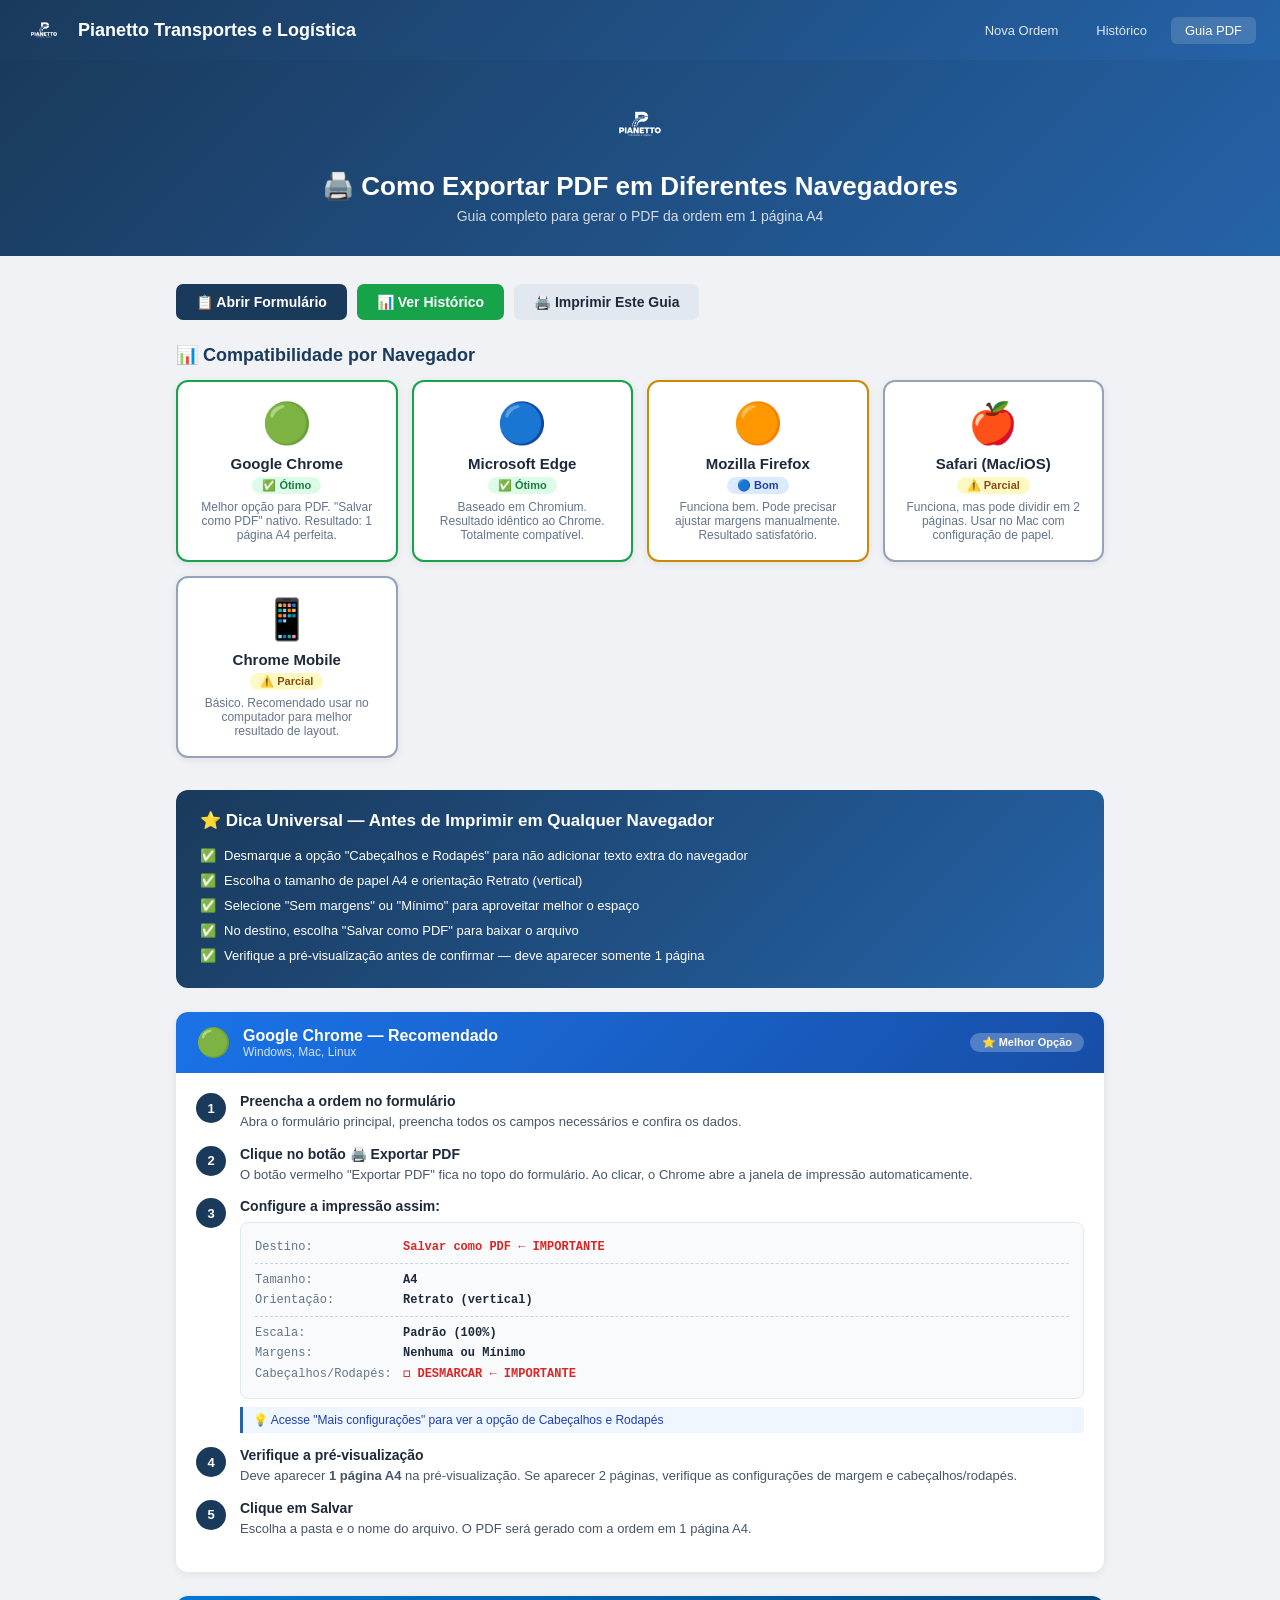
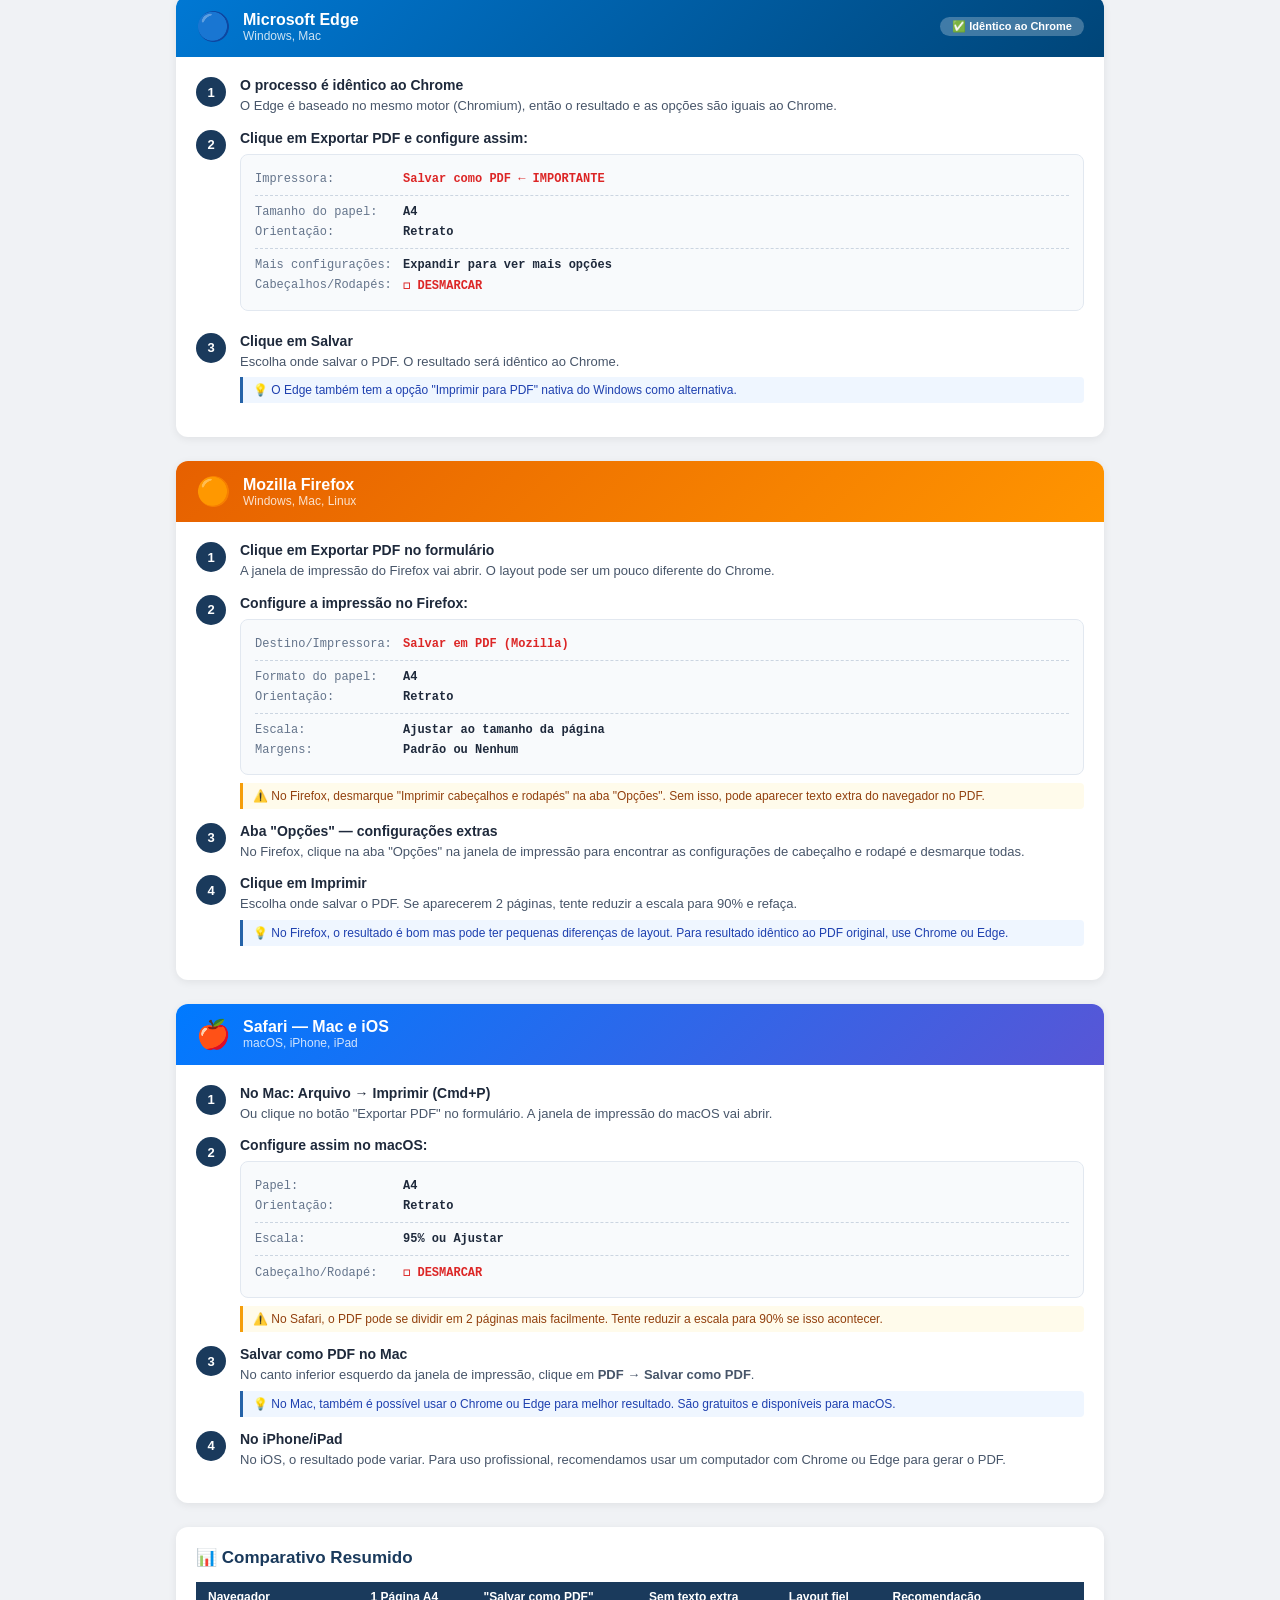
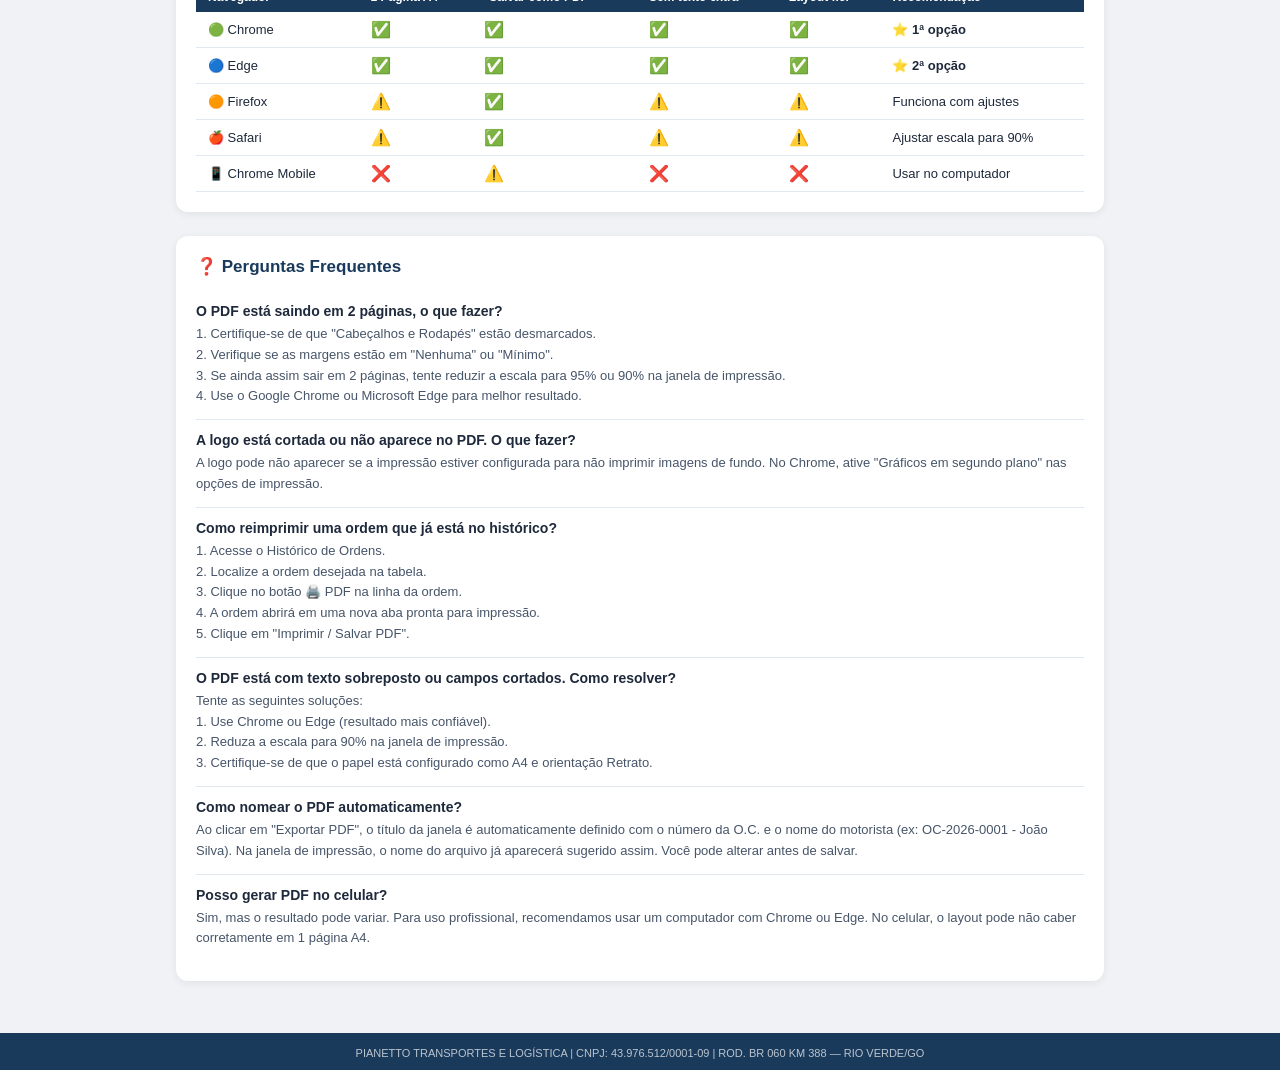
<file: guia-pdf.html>
<!DOCTYPE html>
<html lang="pt-BR">
<head>
<meta charset="UTF-8">
<meta name="viewport" content="width=device-width, initial-scale=1">
<title>Guia: Como Exportar PDF — Pianetto</title>
<link rel="stylesheet" href="css/style.css">
<style>
  body { background: #f0f2f5; }

  .guia-header {
    background: linear-gradient(135deg, #1a3a5c, #2563a8);
    color: #fff;
    padding: 32px 40px;
    text-align: center;
  }
  .guia-header img { height: 64px; margin-bottom: 12px; filter: brightness(0) invert(1); }
  .guia-header h1 { font-size: 26px; margin-bottom: 6px; }
  .guia-header p  { opacity: .8; font-size: 14px; }

  .guia-container { max-width: 960px; margin: 0 auto; padding: 28px 16px; }

  /* Card de resumo de compatibilidade */
  .compat-grid {
    display: grid;
    grid-template-columns: repeat(auto-fill, minmax(180px, 1fr));
    gap: 14px;
    margin-bottom: 32px;
  }
  .compat-card {
    background: #fff;
    border-radius: 12px;
    padding: 18px;
    text-align: center;
    box-shadow: 0 2px 8px rgba(0,0,0,.07);
    border: 2px solid transparent;
    transition: transform .2s, box-shadow .2s;
  }
  .compat-card:hover { transform: translateY(-3px); box-shadow: 0 6px 20px rgba(0,0,0,.12); }
  .compat-card.verde { border-color: #16a34a; }
  .compat-card.amarelo { border-color: #ca8a04; }
  .compat-card.laranja { border-color: #ea580c; }
  .compat-card.cinza { border-color: #94a3b8; }
  .compat-card .icon { font-size: 40px; display: block; margin-bottom: 8px; }
  .compat-card .browser { font-size: 15px; font-weight: 700; margin-bottom: 4px; }
  .compat-card .nivel  { font-size: 11px; font-weight: 600; padding: 2px 10px; border-radius: 20px; display: inline-block; }
  .nivel-otimo    { background: #dcfce7; color: #15803d; }
  .nivel-bom      { background: #dbeafe; color: #1e40af; }
  .nivel-parcial  { background: #fef9c3; color: #854d0e; }
  .nivel-limitado { background: #f1f5f9; color: #475569; }
  .compat-card .detalhe { font-size: 12px; color: #64748b; margin-top: 6px; }

  /* Seções de guia por navegador */
  .browser-section {
    background: #fff;
    border-radius: 12px;
    margin-bottom: 24px;
    overflow: hidden;
    box-shadow: 0 2px 8px rgba(0,0,0,.07);
  }
  .browser-header {
    display: flex;
    align-items: center;
    gap: 12px;
    padding: 14px 20px;
    color: #fff;
    font-weight: 700;
    font-size: 16px;
  }
  .browser-header .icon { font-size: 28px; }
  .browser-header .badge-recomendado {
    margin-left: auto;
    background: rgba(255,255,255,.25);
    padding: 3px 12px;
    border-radius: 20px;
    font-size: 11px;
  }

  .bg-chrome  { background: linear-gradient(135deg, #1a73e8, #174ea6); }
  .bg-edge    { background: linear-gradient(135deg, #0078d4, #004578); }
  .bg-firefox { background: linear-gradient(135deg, #e66000, #ff9500); }
  .bg-safari  { background: linear-gradient(135deg, #007aff, #5856d6); }

  .steps { padding: 20px; }
  .step {
    display: flex;
    gap: 14px;
    margin-bottom: 14px;
    align-items: flex-start;
  }
  .step-num {
    min-width: 30px;
    height: 30px;
    border-radius: 50%;
    background: #1a3a5c;
    color: #fff;
    font-size: 13px;
    font-weight: 700;
    display: flex;
    align-items: center;
    justify-content: center;
    flex-shrink: 0;
  }
  .step-content { flex: 1; }
  .step-content .titulo { font-weight: 700; font-size: 14px; margin-bottom: 3px; }
  .step-content .desc   { font-size: 13px; color: #475569; line-height: 1.5; }
  .step-content .dica   {
    background: #eff6ff;
    border-left: 3px solid #2563a8;
    padding: 6px 10px;
    border-radius: 0 4px 4px 0;
    font-size: 12px;
    color: #1e40af;
    margin-top: 6px;
  }
  .step-content .alerta {
    background: #fffbeb;
    border-left: 3px solid #f59e0b;
    padding: 6px 10px;
    border-radius: 0 4px 4px 0;
    font-size: 12px;
    color: #92400e;
    margin-top: 6px;
  }

  /* Mockup de tela de impressão */
  .print-mockup {
    background: #f8fafc;
    border: 1px solid #e2e8f0;
    border-radius: 8px;
    padding: 14px;
    margin: 8px 0;
    font-size: 12px;
    font-family: monospace;
  }
  .print-mockup .linha { padding: 3px 0; display: flex; align-items: center; gap: 8px; }
  .print-mockup .key   { color: #64748b; min-width: 140px; }
  .print-mockup .val   { color: #1e293b; font-weight: 600; }
  .print-mockup .val.destaque { color: #dc2626; }
  .print-mockup .separador { border-top: 1px dashed #cbd5e1; margin: 6px 0; }

  /* Comparativo */
  .comparativo {
    background: #fff;
    border-radius: 12px;
    padding: 20px;
    margin-bottom: 24px;
    box-shadow: 0 2px 8px rgba(0,0,0,.07);
    overflow-x: auto;
  }
  .comparativo h2 { font-size: 17px; color: #1a3a5c; margin-bottom: 14px; }
  .comp-table { width: 100%; border-collapse: collapse; font-size: 13px; }
  .comp-table th {
    background: #1a3a5c;
    color: #fff;
    padding: 8px 12px;
    text-align: left;
    font-size: 12px;
  }
  .comp-table td {
    padding: 8px 12px;
    border-bottom: 1px solid #e2e8f0;
    vertical-align: middle;
  }
  .comp-table tr:hover td { background: #f8faff; }
  .check  { color: #16a34a; font-weight: 700; font-size: 16px; }
  .cross  { color: #dc2626; font-weight: 700; font-size: 16px; }
  .warn   { color: #ca8a04; font-weight: 700; font-size: 16px; }

  /* Dica Universal */
  .dica-universal {
    background: linear-gradient(135deg, #1a3a5c, #2563a8);
    color: #fff;
    border-radius: 12px;
    padding: 20px 24px;
    margin-bottom: 24px;
  }
  .dica-universal h2 { font-size: 17px; margin-bottom: 12px; }
  .dica-universal ul { list-style: none; padding: 0; }
  .dica-universal li { padding: 5px 0; font-size: 13px; display: flex; gap: 8px; }
  .dica-universal li::before { content: '✅'; flex-shrink: 0; }

  /* Botões de ação */
  .acoes-guia {
    display: flex; gap: 10px; flex-wrap: wrap; margin-bottom: 24px;
  }
  .btn-guia {
    padding: 10px 20px;
    border-radius: 7px;
    border: none;
    cursor: pointer;
    font-size: 14px;
    font-weight: 600;
    text-decoration: none;
    display: inline-flex;
    align-items: center;
    gap: 6px;
    font-family: inherit;
    transition: opacity .2s;
  }
  .btn-guia:hover { opacity: .88; }
  .btn-azul   { background: #1a3a5c; color: #fff; }
  .btn-verde  { background: #16a34a; color: #fff; }
  .btn-cinza  { background: #e2e8f0; color: #1e293b; }

  /* Seção FAQ */
  .faq { background: #fff; border-radius: 12px; padding: 20px; box-shadow: 0 2px 8px rgba(0,0,0,.07); margin-bottom: 24px; }
  .faq h2 { font-size: 17px; color: #1a3a5c; margin-bottom: 14px; }
  .faq-item { border-bottom: 1px solid #e2e8f0; padding: 12px 0; }
  .faq-item:last-child { border-bottom: none; }
  .faq-item .pergunta { font-weight: 700; font-size: 14px; color: #1e293b; margin-bottom: 5px; cursor: pointer; }
  .faq-item .resposta { font-size: 13px; color: #475569; line-height: 1.6; }

  @media print {
    .navbar, .acoes-guia { display: none; }
  }
</style>
</head>
<body>

<nav class="navbar">
  <img src="images/logo.png" alt="Pianetto Logo">
  <span class="navbar-title">Pianetto Transportes e Logística</span>
  <div class="navbar-links">
    <a href="index.html">Nova Ordem</a>
    <a href="historico.html">Histórico</a>
    <a href="guia-pdf.html" class="ativo">Guia PDF</a>
  </div>
</nav>

<!-- Cabeçalho do guia -->
<div class="guia-header">
  <img src="images/logo.png" alt="Pianetto">
  <h1>🖨️ Como Exportar PDF em Diferentes Navegadores</h1>
  <p>Guia completo para gerar o PDF da ordem em 1 página A4</p>
</div>

<div class="guia-container">

  <!-- Ações -->
  <div class="acoes-guia">
    <a href="index.html" class="btn-guia btn-azul">📋 Abrir Formulário</a>
    <a href="historico.html" class="btn-guia btn-verde">📊 Ver Histórico</a>
    <a href="guia-pdf.html" class="btn-guia btn-cinza" onclick="window.print()">🖨️ Imprimir Este Guia</a>
  </div>

  <!-- Compatibilidade -->
  <h2 style="font-size:18px;color:#1a3a5c;margin-bottom:14px">📊 Compatibilidade por Navegador</h2>
  <div class="compat-grid">
    <div class="compat-card verde">
      <span class="icon">🟢</span>
      <div class="browser">Google Chrome</div>
      <span class="nivel nivel-otimo">✅ Ótimo</span>
      <div class="detalhe">Melhor opção para PDF. "Salvar como PDF" nativo. Resultado: 1 página A4 perfeita.</div>
    </div>
    <div class="compat-card verde">
      <span class="icon">🔵</span>
      <div class="browser">Microsoft Edge</div>
      <span class="nivel nivel-otimo">✅ Ótimo</span>
      <div class="detalhe">Baseado em Chromium. Resultado idêntico ao Chrome. Totalmente compatível.</div>
    </div>
    <div class="compat-card amarelo">
      <span class="icon">🟠</span>
      <div class="browser">Mozilla Firefox</div>
      <span class="nivel nivel-bom">🔵 Bom</span>
      <div class="detalhe">Funciona bem. Pode precisar ajustar margens manualmente. Resultado satisfatório.</div>
    </div>
    <div class="compat-card cinza">
      <span class="icon">🍎</span>
      <div class="browser">Safari (Mac/iOS)</div>
      <span class="nivel nivel-parcial">⚠️ Parcial</span>
      <div class="detalhe">Funciona, mas pode dividir em 2 páginas. Usar no Mac com configuração de papel.</div>
    </div>
    <div class="compat-card cinza">
      <span class="icon">📱</span>
      <div class="browser">Chrome Mobile</div>
      <span class="nivel nivel-parcial">⚠️ Parcial</span>
      <div class="detalhe">Básico. Recomendado usar no computador para melhor resultado de layout.</div>
    </div>
  </div>

  <!-- Dica Universal -->
  <div class="dica-universal">
    <h2>⭐ Dica Universal — Antes de Imprimir em Qualquer Navegador</h2>
    <ul>
      <li>Desmarque a opção "Cabeçalhos e Rodapés" para não adicionar texto extra do navegador</li>
      <li>Escolha o tamanho de papel A4 e orientação Retrato (vertical)</li>
      <li>Selecione "Sem margens" ou "Mínimo" para aproveitar melhor o espaço</li>
      <li>No destino, escolha "Salvar como PDF" para baixar o arquivo</li>
      <li>Verifique a pré-visualização antes de confirmar — deve aparecer somente 1 página</li>
    </ul>
  </div>

  <!-- Chrome -->
  <div class="browser-section">
    <div class="browser-header bg-chrome">
      <span class="icon">🟢</span>
      <div>
        <div>Google Chrome — Recomendado</div>
        <div style="font-size:12px;opacity:.8;font-weight:400">Windows, Mac, Linux</div>
      </div>
      <span class="badge-recomendado">⭐ Melhor Opção</span>
    </div>
    <div class="steps">
      <div class="step">
        <div class="step-num">1</div>
        <div class="step-content">
          <div class="titulo">Preencha a ordem no formulário</div>
          <div class="desc">Abra o formulário principal, preencha todos os campos necessários e confira os dados.</div>
        </div>
      </div>
      <div class="step">
        <div class="step-num">2</div>
        <div class="step-content">
          <div class="titulo">Clique no botão 🖨️ Exportar PDF</div>
          <div class="desc">O botão vermelho "Exportar PDF" fica no topo do formulário. Ao clicar, o Chrome abre a janela de impressão automaticamente.</div>
        </div>
      </div>
      <div class="step">
        <div class="step-num">3</div>
        <div class="step-content">
          <div class="titulo">Configure a impressão assim:</div>
          <div class="print-mockup">
            <div class="linha"><span class="key">Destino:</span><span class="val destaque">Salvar como PDF ← IMPORTANTE</span></div>
            <div class="separador"></div>
            <div class="linha"><span class="key">Tamanho:</span><span class="val">A4</span></div>
            <div class="linha"><span class="key">Orientação:</span><span class="val">Retrato (vertical)</span></div>
            <div class="separador"></div>
            <div class="linha"><span class="key">Escala:</span><span class="val">Padrão (100%)</span></div>
            <div class="linha"><span class="key">Margens:</span><span class="val">Nenhuma ou Mínimo</span></div>
            <div class="linha"><span class="key">Cabeçalhos/Rodapés:</span><span class="val destaque">☐ DESMARCAR ← IMPORTANTE</span></div>
          </div>
          <div class="dica">💡 Acesse "Mais configurações" para ver a opção de Cabeçalhos e Rodapés</div>
        </div>
      </div>
      <div class="step">
        <div class="step-num">4</div>
        <div class="step-content">
          <div class="titulo">Verifique a pré-visualização</div>
          <div class="desc">Deve aparecer <strong>1 página A4</strong> na pré-visualização. Se aparecer 2 páginas, verifique as configurações de margem e cabeçalhos/rodapés.</div>
        </div>
      </div>
      <div class="step">
        <div class="step-num">5</div>
        <div class="step-content">
          <div class="titulo">Clique em Salvar</div>
          <div class="desc">Escolha a pasta e o nome do arquivo. O PDF será gerado com a ordem em 1 página A4.</div>
        </div>
      </div>
    </div>
  </div>

  <!-- Edge -->
  <div class="browser-section">
    <div class="browser-header bg-edge">
      <span class="icon">🔵</span>
      <div>
        <div>Microsoft Edge</div>
        <div style="font-size:12px;opacity:.8;font-weight:400">Windows, Mac</div>
      </div>
      <span class="badge-recomendado">✅ Idêntico ao Chrome</span>
    </div>
    <div class="steps">
      <div class="step">
        <div class="step-num">1</div>
        <div class="step-content">
          <div class="titulo">O processo é idêntico ao Chrome</div>
          <div class="desc">O Edge é baseado no mesmo motor (Chromium), então o resultado e as opções são iguais ao Chrome.</div>
        </div>
      </div>
      <div class="step">
        <div class="step-num">2</div>
        <div class="step-content">
          <div class="titulo">Clique em Exportar PDF e configure assim:</div>
          <div class="print-mockup">
            <div class="linha"><span class="key">Impressora:</span><span class="val destaque">Salvar como PDF ← IMPORTANTE</span></div>
            <div class="separador"></div>
            <div class="linha"><span class="key">Tamanho do papel:</span><span class="val">A4</span></div>
            <div class="linha"><span class="key">Orientação:</span><span class="val">Retrato</span></div>
            <div class="separador"></div>
            <div class="linha"><span class="key">Mais configurações:</span><span class="val">Expandir para ver mais opções</span></div>
            <div class="linha"><span class="key">Cabeçalhos/Rodapés:</span><span class="val destaque">☐ DESMARCAR</span></div>
          </div>
        </div>
      </div>
      <div class="step">
        <div class="step-num">3</div>
        <div class="step-content">
          <div class="titulo">Clique em Salvar</div>
          <div class="desc">Escolha onde salvar o PDF. O resultado será idêntico ao Chrome.</div>
          <div class="dica">💡 O Edge também tem a opção "Imprimir para PDF" nativa do Windows como alternativa.</div>
        </div>
      </div>
    </div>
  </div>

  <!-- Firefox -->
  <div class="browser-section">
    <div class="browser-header bg-firefox">
      <span class="icon">🟠</span>
      <div>
        <div>Mozilla Firefox</div>
        <div style="font-size:12px;opacity:.8;font-weight:400">Windows, Mac, Linux</div>
      </div>
    </div>
    <div class="steps">
      <div class="step">
        <div class="step-num">1</div>
        <div class="step-content">
          <div class="titulo">Clique em Exportar PDF no formulário</div>
          <div class="desc">A janela de impressão do Firefox vai abrir. O layout pode ser um pouco diferente do Chrome.</div>
        </div>
      </div>
      <div class="step">
        <div class="step-num">2</div>
        <div class="step-content">
          <div class="titulo">Configure a impressão no Firefox:</div>
          <div class="print-mockup">
            <div class="linha"><span class="key">Destino/Impressora:</span><span class="val destaque">Salvar em PDF (Mozilla)</span></div>
            <div class="separador"></div>
            <div class="linha"><span class="key">Formato do papel:</span><span class="val">A4</span></div>
            <div class="linha"><span class="key">Orientação:</span><span class="val">Retrato</span></div>
            <div class="separador"></div>
            <div class="linha"><span class="key">Escala:</span><span class="val">Ajustar ao tamanho da página</span></div>
            <div class="linha"><span class="key">Margens:</span><span class="val">Padrão ou Nenhum</span></div>
          </div>
          <div class="alerta">⚠️ No Firefox, desmarque "Imprimir cabeçalhos e rodapés" na aba "Opções". Sem isso, pode aparecer texto extra do navegador no PDF.</div>
        </div>
      </div>
      <div class="step">
        <div class="step-num">3</div>
        <div class="step-content">
          <div class="titulo">Aba "Opções" — configurações extras</div>
          <div class="desc">No Firefox, clique na aba "Opções" na janela de impressão para encontrar as configurações de cabeçalho e rodapé e desmarque todas.</div>
        </div>
      </div>
      <div class="step">
        <div class="step-num">4</div>
        <div class="step-content">
          <div class="titulo">Clique em Imprimir</div>
          <div class="desc">Escolha onde salvar o PDF. Se aparecerem 2 páginas, tente reduzir a escala para 90% e refaça.</div>
          <div class="dica">💡 No Firefox, o resultado é bom mas pode ter pequenas diferenças de layout. Para resultado idêntico ao PDF original, use Chrome ou Edge.</div>
        </div>
      </div>
    </div>
  </div>

  <!-- Safari -->
  <div class="browser-section">
    <div class="browser-header bg-safari">
      <span class="icon">🍎</span>
      <div>
        <div>Safari — Mac e iOS</div>
        <div style="font-size:12px;opacity:.8;font-weight:400">macOS, iPhone, iPad</div>
      </div>
    </div>
    <div class="steps">
      <div class="step">
        <div class="step-num">1</div>
        <div class="step-content">
          <div class="titulo">No Mac: Arquivo → Imprimir (Cmd+P)</div>
          <div class="desc">Ou clique no botão "Exportar PDF" no formulário. A janela de impressão do macOS vai abrir.</div>
        </div>
      </div>
      <div class="step">
        <div class="step-num">2</div>
        <div class="step-content">
          <div class="titulo">Configure assim no macOS:</div>
          <div class="print-mockup">
            <div class="linha"><span class="key">Papel:</span><span class="val">A4</span></div>
            <div class="linha"><span class="key">Orientação:</span><span class="val">Retrato</span></div>
            <div class="separador"></div>
            <div class="linha"><span class="key">Escala:</span><span class="val">95% ou Ajustar</span></div>
            <div class="separador"></div>
            <div class="linha"><span class="key">Cabeçalho/Rodapé:</span><span class="val destaque">☐ DESMARCAR</span></div>
          </div>
          <div class="alerta">⚠️ No Safari, o PDF pode se dividir em 2 páginas mais facilmente. Tente reduzir a escala para 90% se isso acontecer.</div>
        </div>
      </div>
      <div class="step">
        <div class="step-num">3</div>
        <div class="step-content">
          <div class="titulo">Salvar como PDF no Mac</div>
          <div class="desc">No canto inferior esquerdo da janela de impressão, clique em <strong>PDF → Salvar como PDF</strong>.</div>
          <div class="dica">💡 No Mac, também é possível usar o Chrome ou Edge para melhor resultado. São gratuitos e disponíveis para macOS.</div>
        </div>
      </div>
      <div class="step">
        <div class="step-num">4</div>
        <div class="step-content">
          <div class="titulo">No iPhone/iPad</div>
          <div class="desc">No iOS, o resultado pode variar. Para uso profissional, recomendamos usar um computador com Chrome ou Edge para gerar o PDF.</div>
        </div>
      </div>
    </div>
  </div>

  <!-- Comparativo -->
  <div class="comparativo">
    <h2>📊 Comparativo Resumido</h2>
    <table class="comp-table">
      <thead>
        <tr>
          <th>Navegador</th>
          <th>1 Página A4</th>
          <th>"Salvar como PDF"</th>
          <th>Sem texto extra</th>
          <th>Layout fiel</th>
          <th>Recomendação</th>
        </tr>
      </thead>
      <tbody>
        <tr>
          <td>🟢 Chrome</td>
          <td><span class="check">✅</span></td>
          <td><span class="check">✅</span></td>
          <td><span class="check">✅</span></td>
          <td><span class="check">✅</span></td>
          <td><strong>⭐ 1ª opção</strong></td>
        </tr>
        <tr>
          <td>🔵 Edge</td>
          <td><span class="check">✅</span></td>
          <td><span class="check">✅</span></td>
          <td><span class="check">✅</span></td>
          <td><span class="check">✅</span></td>
          <td><strong>⭐ 2ª opção</strong></td>
        </tr>
        <tr>
          <td>🟠 Firefox</td>
          <td><span class="warn">⚠️</span></td>
          <td><span class="check">✅</span></td>
          <td><span class="warn">⚠️</span></td>
          <td><span class="warn">⚠️</span></td>
          <td>Funciona com ajustes</td>
        </tr>
        <tr>
          <td>🍎 Safari</td>
          <td><span class="warn">⚠️</span></td>
          <td><span class="check">✅</span></td>
          <td><span class="warn">⚠️</span></td>
          <td><span class="warn">⚠️</span></td>
          <td>Ajustar escala para 90%</td>
        </tr>
        <tr>
          <td>📱 Chrome Mobile</td>
          <td><span class="cross">❌</span></td>
          <td><span class="warn">⚠️</span></td>
          <td><span class="cross">❌</span></td>
          <td><span class="cross">❌</span></td>
          <td>Usar no computador</td>
        </tr>
      </tbody>
    </table>
  </div>

  <!-- FAQ -->
  <div class="faq">
    <h2>❓ Perguntas Frequentes</h2>
    <div class="faq-item">
      <div class="pergunta">O PDF está saindo em 2 páginas, o que fazer?</div>
      <div class="resposta">
        1. Certifique-se de que "Cabeçalhos e Rodapés" estão desmarcados.<br>
        2. Verifique se as margens estão em "Nenhuma" ou "Mínimo".<br>
        3. Se ainda assim sair em 2 páginas, tente reduzir a escala para 95% ou 90% na janela de impressão.<br>
        4. Use o Google Chrome ou Microsoft Edge para melhor resultado.
      </div>
    </div>
    <div class="faq-item">
      <div class="pergunta">A logo está cortada ou não aparece no PDF. O que fazer?</div>
      <div class="resposta">
        A logo pode não aparecer se a impressão estiver configurada para não imprimir imagens de fundo. No Chrome, ative "Gráficos em segundo plano" nas opções de impressão.
      </div>
    </div>
    <div class="faq-item">
      <div class="pergunta">Como reimprimir uma ordem que já está no histórico?</div>
      <div class="resposta">
        1. Acesse o Histórico de Ordens.<br>
        2. Localize a ordem desejada na tabela.<br>
        3. Clique no botão 🖨️ PDF na linha da ordem.<br>
        4. A ordem abrirá em uma nova aba pronta para impressão.<br>
        5. Clique em "Imprimir / Salvar PDF".
      </div>
    </div>
    <div class="faq-item">
      <div class="pergunta">O PDF está com texto sobreposto ou campos cortados. Como resolver?</div>
      <div class="resposta">
        Tente as seguintes soluções:<br>
        1. Use Chrome ou Edge (resultado mais confiável).<br>
        2. Reduza a escala para 90% na janela de impressão.<br>
        3. Certifique-se de que o papel está configurado como A4 e orientação Retrato.
      </div>
    </div>
    <div class="faq-item">
      <div class="pergunta">Como nomear o PDF automaticamente?</div>
      <div class="resposta">
        Ao clicar em "Exportar PDF", o título da janela é automaticamente definido com o número da O.C. e o nome do motorista (ex: OC-2026-0001 - João Silva). Na janela de impressão, o nome do arquivo já aparecerá sugerido assim. Você pode alterar antes de salvar.
      </div>
    </div>
    <div class="faq-item">
      <div class="pergunta">Posso gerar PDF no celular?</div>
      <div class="resposta">
        Sim, mas o resultado pode variar. Para uso profissional, recomendamos usar um computador com Chrome ou Edge. No celular, o layout pode não caber corretamente em 1 página A4.
      </div>
    </div>
  </div>

</div><!-- /.guia-container -->

<div style="background:#1a3a5c;color:rgba(255,255,255,.7);font-size:11px;text-align:center;padding:14px">
  PIANETTO TRANSPORTES E LOGÍSTICA | CNPJ: 43.976.512/0001-09 | ROD. BR 060 KM 388 — RIO VERDE/GO
</div>

</body>
</html>
</file>
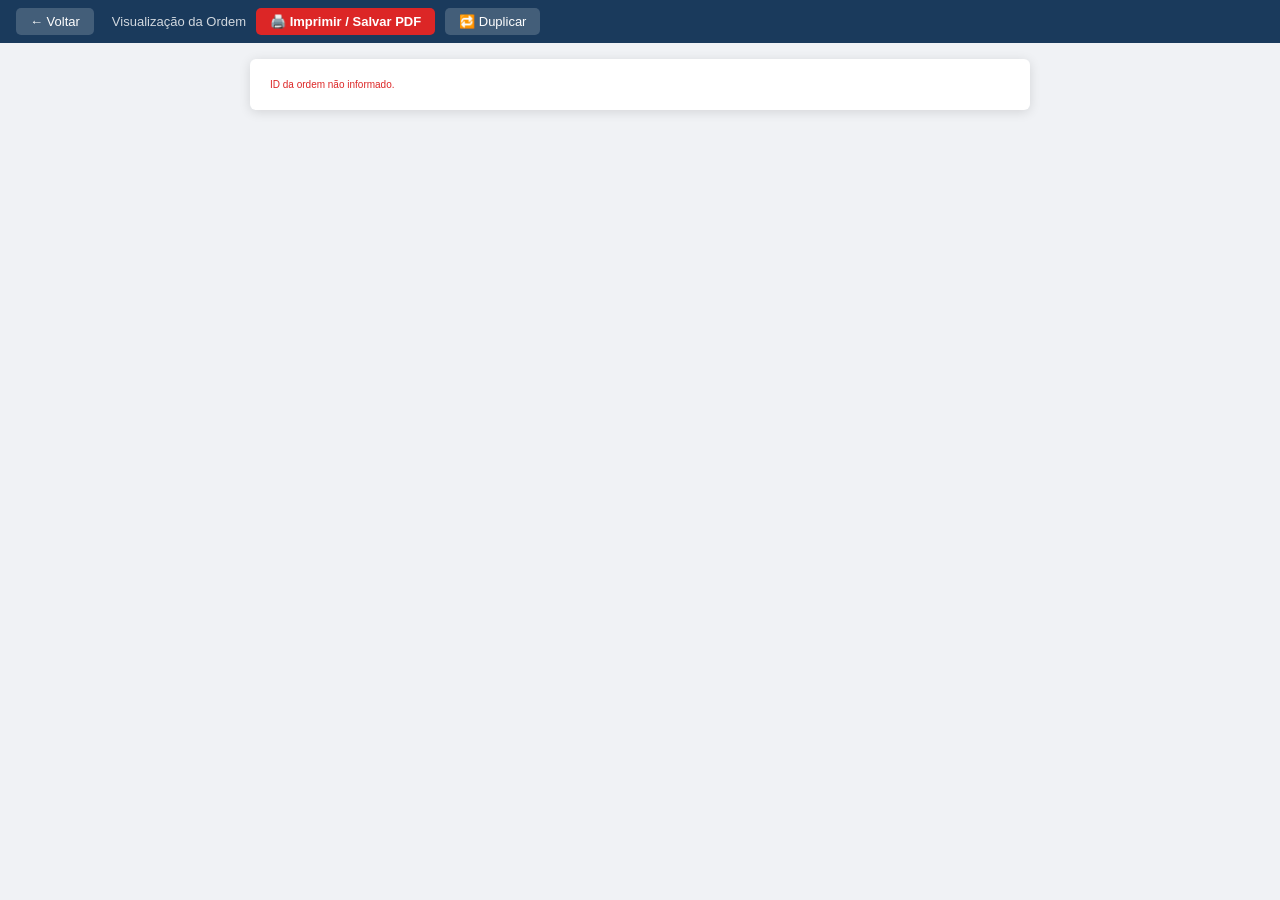
<file: print.html>
<!DOCTYPE html>
<html lang="pt-BR">
<head>
<meta charset="UTF-8">
<meta name="viewport" content="width=device-width, initial-scale=1">
<title>Impressão de Ordem — Pianetto Transportes</title>
<style>
/* ============================================================
   PRINT.HTML — otimizado para 1 página A4
   ============================================================ */
* { box-sizing: border-box; margin: 0; padding: 0; }

:root {
  --azul:  #1a3a5c;
  --azul2: #2563a8;
  --borda: #cbd5e1;
  --txt:   #1e293b;
  --cinza: #f4f6f8;
}

body {
  font-family: 'Segoe UI', Arial, sans-serif;
  background: #f0f2f5;
  font-size: 10px;
  color: var(--txt);
}

/* Barra de ações — some no PDF */
.barra-acoes {
  background: var(--azul);
  display: flex;
  align-items: center;
  gap: 10px;
  padding: 8px 16px;
  position: sticky;
  top: 0;
  z-index: 100;
}
.barra-acoes a, .barra-acoes button {
  color: #fff;
  background: rgba(255,255,255,.18);
  border: none;
  border-radius: 5px;
  padding: 6px 14px;
  cursor: pointer;
  font-size: 13px;
  text-decoration: none;
  font-family: inherit;
}
.barra-acoes a:hover, .barra-acoes button:hover { background: rgba(255,255,255,.3); }
.btn-imprimir { background: #dc2626 !important; font-weight: 700; }
.titulo-barra { color: rgba(255,255,255,.8); font-size: 13px; margin-left: 8px; }

/* Wrapper da ordem */
.ordem-wrapper {
  max-width: 780px;
  margin: 16px auto;
  background: #fff;
  border-radius: 6px;
  overflow: hidden;
  box-shadow: 0 2px 12px rgba(0,0,0,.12);
}

/* Cabeçalho */
.ordem-header {
  background: linear-gradient(135deg, var(--azul), var(--azul2));
  display: flex;
  align-items: center;
  gap: 14px;
  padding: 10px 14px;
}
.logo-box {
  background: #fff;
  border-radius: 6px;
  padding: 4px 10px;
  display: flex;
  align-items: center;
}
.logo-box img { height: 44px; }
.header-info { color: #fff; }
.header-info h1 { font-size: 13px; font-weight: 800; letter-spacing: .3px; }
.header-info p  { font-size: 8px; opacity: .85; margin-top: 1px; }

/* Barra pedido/OC */
.pedido-bar {
  background: var(--azul);
  color: #fff;
  display: flex;
  gap: 20px;
  padding: 5px 14px;
}
.pedido-bar .item label { font-size: 8px; opacity: .7; display: block; }
.pedido-bar .item .val  { font-size: 12px; font-weight: 700; }
.oc-num { color: #fbbf24; }

/* Seções */
.secao { border-bottom: 1px solid var(--borda); }
.secao-titulo {
  background: var(--azul);
  color: #fff;
  padding: 4px 12px;
  font-size: 8px;
  font-weight: 700;
  letter-spacing: 1px;
  text-transform: uppercase;
}
.secao-corpo { padding: 6px 12px; }

/* Grid de campos */
.campos-grid {
  display: grid;
  grid-template-columns: repeat(4, 1fr);
  gap: 5px;
}
.campo { }
.campo label {
  font-size: 7.5px;
  color: #94a3b8;
  font-weight: 700;
  text-transform: uppercase;
  display: block;
  margin-bottom: 1px;
}
.campo .valor {
  font-size: 10px;
  font-weight: 600;
  border-bottom: 1px solid var(--borda);
  padding-bottom: 2px;
  min-height: 16px;
}
.campo.full { grid-column: 1 / -1; }
.campo.col2 { grid-column: span 2; }

/* Tabela de placas */
.placa-table { width: 100%; border-collapse: collapse; }
.placa-table th {
  background: var(--cinza);
  font-size: 7.5px;
  color: #64748b;
  font-weight: 700;
  text-transform: uppercase;
  padding: 3px 8px;
  border: 1px solid var(--borda);
  text-align: left;
}
.placa-table td {
  border: 1px solid var(--borda);
  padding: 3px 8px;
  font-size: 10px;
  font-weight: 600;
}

/* Assinaturas */
.assinaturas {
  display: grid;
  grid-template-columns: 1fr 1fr;
  gap: 20px;
  padding: 6px 12px 8px;
}
.assinatura-box { text-align: center; }
.assinatura-linha {
  border-top: 1px solid var(--txt);
  margin: 18px 0 3px;
  padding-top: 4px;
  font-size: 9px;
  font-weight: 700;
}
.assinatura-cargo { font-size: 8px; color: #64748b; }

/* Rodapé */
.ordem-footer {
  background: var(--azul);
  color: rgba(255,255,255,.8);
  font-size: 7.5px;
  text-align: center;
  padding: 5px 12px;
}

/* Badge status */
.status-badge {
  display: inline-block;
  padding: 1px 8px;
  border-radius: 20px;
  font-size: 8px;
  font-weight: 700;
}

/* ============================================================
   IMPRESSÃO — forçar 1 página A4
   ============================================================ */
@media print {
  @page {
    size: A4 portrait;
    margin: 4mm 5mm 4mm 5mm;
  }

  html, body {
    background: #fff;
    font-size: 9px;
  }

  .barra-acoes { display: none !important; }

  .ordem-wrapper {
    max-width: 100%;
    margin: 0;
    box-shadow: none;
    border-radius: 0;
    /* Forçar que tudo caiba em 1 página */
    page-break-inside: avoid;
    break-inside: avoid;
  }

  /* Reduzir fontes ainda mais na impressão */
  .header-info h1 { font-size: 11px; }
  .header-info p  { font-size: 7px; }
  .pedido-bar .item .val { font-size: 10px; }
  .campo .valor { font-size: 9px; }
  .secao-titulo { font-size: 7px; padding: 3px 10px; }
  .secao-corpo  { padding: 4px 10px; }
  .campos-grid  { gap: 4px; }
  .assinaturas  { padding: 4px 10px 5px; }
  .assinatura-linha { margin: 14px 0 3px; font-size: 8px; }
  .ordem-footer { padding: 3px 10px; font-size: 7px; }
}
</style>
</head>
<body>

<!-- Barra de ações (não aparece no PDF) -->
<div class="barra-acoes">
  <a href="historico.html">← Voltar</a>
  <span class="titulo-barra">Visualização da Ordem</span>
  <button class="btn-imprimir" onclick="imprimir()">🖨️ Imprimir / Salvar PDF</button>
  <button onclick="duplicar()">🔁 Duplicar</button>
</div>

<!-- Ordem -->
<div class="ordem-wrapper" id="ordem">

  <!-- Cabeçalho -->
  <div class="ordem-header">
    <div class="logo-box">
      <img src="images/logo.png" alt="Pianetto">
    </div>
    <div class="header-info">
      <h1>PIANETTO TRANSPORTES E LOGÍSTICA</h1>
      <p>CNPJ 43.976.512/0001-09 | INSC. EST 20.101.161-1</p>
      <p>ROD. BR 060 KM 388 SALA 139 — RIO VERDE/GO</p>
      <p>comercial.goianesia@pianettotransportes.com.br</p>
    </div>
    <div style="margin-left:auto;text-align:right">
      <span id="status-print" class="status-badge" style="background:#dcfce7;color:#15803d"></span>
    </div>
  </div>

  <!-- Pedido/OC -->
  <div class="pedido-bar">
    <div class="item">
      <label>PEDIDO</label>
      <span class="val" id="p-pedido">—</span>
    </div>
    <div class="item">
      <label>O.C.</label>
      <span class="val oc-num" id="p-oc">—</span>
    </div>
    <div class="item">
      <label>DATA DE EMISSÃO</label>
      <span class="val" id="p-data">—</span>
    </div>
    <div class="item">
      <label>DATA AGENDAMENTO</label>
      <span class="val" id="p-agend">—</span>
    </div>
  </div>

  <!-- Dados da Carga -->
  <div class="secao">
    <div class="secao-titulo">📦 Dados da Carga</div>
    <div class="secao-corpo">
      <div class="campos-grid">
        <div class="campo col2"><label>Remetente</label><div class="valor" id="p-remetente">—</div></div>
        <div class="campo"><label>Cidade de Origem</label><div class="valor" id="p-cidade_orig">—</div></div>
        <div class="campo"><label>Modalidade do Veículo</label><div class="valor" id="p-mod_veiculo">—</div></div>
        <div class="campo col2"><label>Recebedor</label><div class="valor" id="p-recebedor">—</div></div>
        <div class="campo"><label>Destino</label><div class="valor" id="p-destino">—</div></div>
        <div class="campo"><label>Mercadoria</label><div class="valor" id="p-mercadoria">—</div></div>
        <div class="campo"><label>Peso Bruto (kg)</label><div class="valor" id="p-peso_bruto">—</div></div>
        <div class="campo"><label>Terminal</label><div class="valor" id="p-terminal">—</div></div>
      </div>
    </div>
  </div>

  <!-- Dados do Veículo -->
  <div class="secao">
    <div class="secao-titulo">🚛 Dados do Veículo</div>
    <div class="secao-corpo">
      <table class="placa-table">
        <tr>
          <th>Placa Cav.</th>
          <th>Placa Car.1</th>
          <th>Dolly</th>
          <th>Placa Car.3</th>
          <th>UF</th>
        </tr>
        <tr>
          <td id="p-placa_cav">—</td>
          <td id="p-placa_car1">—</td>
          <td id="p-dolly">—</td>
          <td id="p-placa_car3">—</td>
          <td id="p-uf">—</td>
        </tr>
      </table>
    </div>
  </div>

  <!-- Dados do Motorista -->
  <div class="secao">
    <div class="secao-titulo">👤 Dados do Motorista</div>
    <div class="secao-corpo">
      <div class="campos-grid">
        <div class="campo col2"><label>Motorista</label><div class="valor" id="p-motorista">—</div></div>
        <div class="campo"><label>Celular</label><div class="valor" id="p-celular">—</div></div>
        <div class="campo"><label>CPF</label><div class="valor" id="p-cpf">—</div></div>
        <div class="campo"><label>RG</label><div class="valor" id="p-rg">—</div></div>
        <div class="campo"><label>CNH</label><div class="valor" id="p-cnh">—</div></div>
      </div>
    </div>
  </div>

  <!-- Local / Obs -->
  <div class="secao">
    <div class="secao-titulo">📍 Local de Coleta / Observações</div>
    <div class="secao-corpo">
      <div class="campos-grid">
        <div class="campo col2"><label>Local de Coleta</label><div class="valor" id="p-local_coleta">—</div></div>
        <div class="campo col2"><label>Observações</label><div class="valor" id="p-obs">—</div></div>
      </div>
    </div>
  </div>

  <!-- Assinaturas -->
  <div class="secao">
    <div class="assinaturas">
      <div class="assinatura-box">
        <div class="assinatura-linha" id="p-ass-motorista">MOTORISTA</div>
        <div class="assinatura-cargo">MOTORISTA</div>
      </div>
      <div class="assinatura-box">
        <div class="assinatura-linha">ANALISTA DE LOGÍSTICA</div>
        <div class="assinatura-cargo">ANALISTA DE LOGÍSTICA — PIANETTO</div>
      </div>
    </div>
  </div>

  <!-- Rodapé -->
  <div class="ordem-footer">
    PIANETTO TRANSPORTES E LOGÍSTICA | CNPJ: 43.976.512/0001-09 | ROD. BR 060 KM 388 — RIO VERDE/GO
  </div>

</div><!-- /.ordem-wrapper -->

<script src="js/storage.js"></script>
<script>
  let ordemAtual = null;

  document.addEventListener('DOMContentLoaded', async () => {
    const params = new URLSearchParams(location.search);
    const id = params.get('id');
    if (!id) {
      document.getElementById('ordem').innerHTML = '<p style="padding:20px;color:#dc2626">ID da ordem não informado.</p>';
      return;
    }
    await verificarConexao();
    const o = await buscarOrdem(id);
    if (!o) {
      document.getElementById('ordem').innerHTML = '<p style="padding:20px;color:#dc2626">Ordem não encontrada.</p>';
      return;
    }
    ordemAtual = o;
    preencher(o);
    document.title = `${o.oc || o.pedido || 'Ordem'} — Pianetto`;
  });

  function preencher(o) {
    const set = (id, val) => {
      const el = document.getElementById(id);
      if (el) el.textContent = val || '—';
    };
    set('p-pedido',     o.pedido);
    set('p-oc',         o.oc);
    set('p-data',       o.data_emissao);
    set('p-agend',      o.data_agend);
    set('p-remetente',  o.remetente);
    set('p-cidade_orig',o.cidade_orig);
    set('p-mod_veiculo',o.mod_veiculo);
    set('p-recebedor',  o.recebedor);
    set('p-destino',    o.destino);
    set('p-mercadoria', o.mercadoria);
    set('p-peso_bruto', o.peso_bruto ? o.peso_bruto + ' kg' : null);
    set('p-terminal',   o.terminal);
    set('p-placa_cav',  o.placa_cav);
    set('p-placa_car1', o.placa_car1);
    set('p-dolly',      o.dolly);
    set('p-placa_car3', o.placa_car3);
    set('p-uf',         o.uf);
    set('p-motorista',  o.motorista);
    set('p-celular',    o.celular);
    set('p-cpf',        o.cpf);
    set('p-rg',         o.rg);
    set('p-cnh',        o.cnh);
    set('p-local_coleta', o.local_coleta);
    set('p-obs',        o.obs);
    // Status badge
    const sb = document.getElementById('status-print');
    if (sb && o.status) {
      sb.textContent = o.status;
      const cores = { 'Pendente':'background:#fef9c3;color:#854d0e','Em Transporte':'background:#dbeafe;color:#1e40af','Entregue':'background:#dcfce7;color:#15803d','Cancelado':'background:#fee2e2;color:#991b1b' };
      sb.style.cssText = (cores[o.status] || '') + ';display:inline-block;padding:2px 10px;border-radius:20px;font-size:9px;font-weight:700';
    }
    // Assinatura motorista
    set('p-ass-motorista', o.motorista || 'MOTORISTA');
  }

  function imprimir() {
    if (ordemAtual) {
      document.title = `${ordemAtual.oc || ordemAtual.pedido || 'Ordem'} - Pianetto`;
    }
    window.print();
  }

  function duplicar() {
    if (!ordemAtual) return;
    sessionStorage.setItem('duplicar_dados', JSON.stringify(ordemAtual));
    window.location.href = 'index.html';
  }
</script>
</body>
</html>
</file>
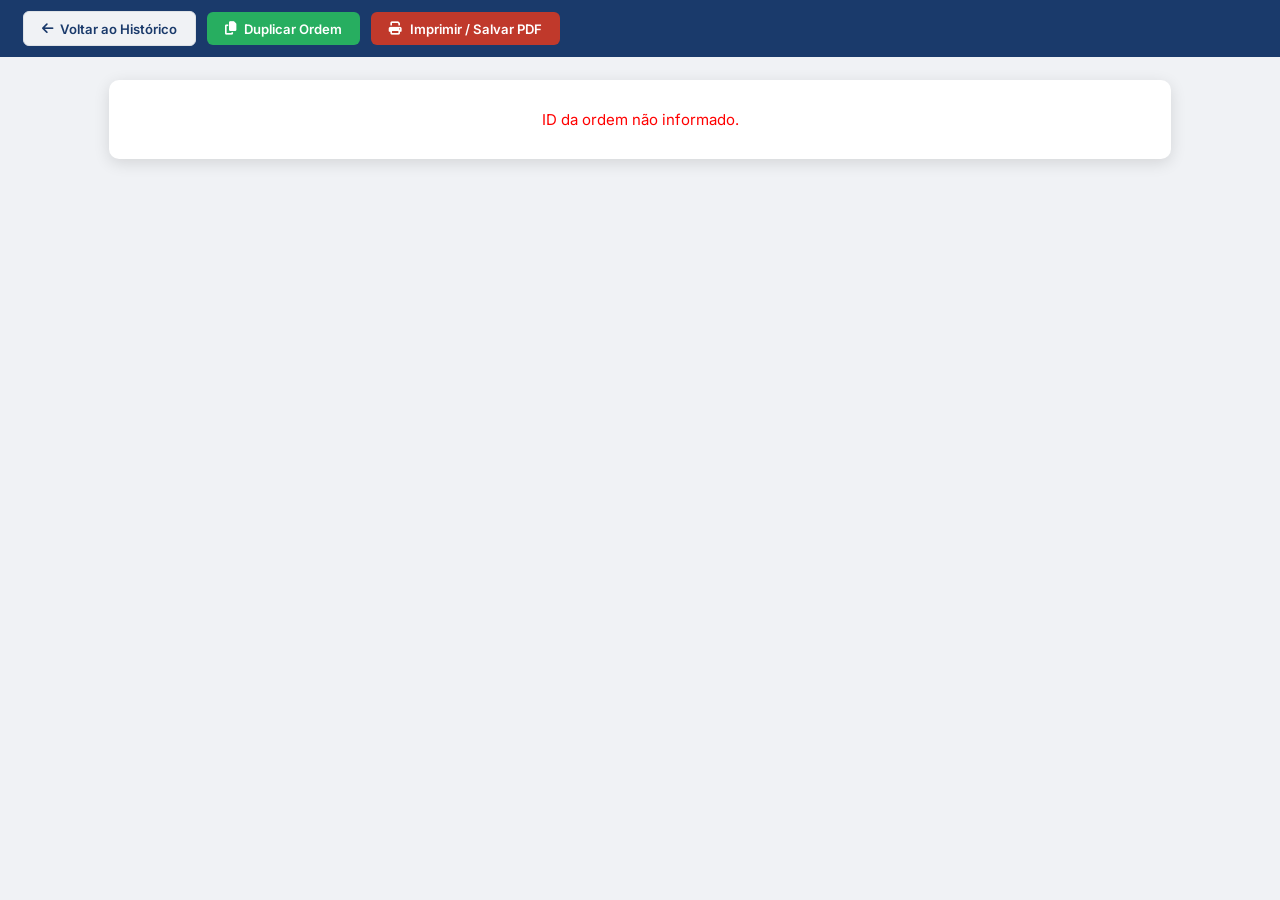
<file: code_sandbox_light_f6822b9f_1774560520/print.html>
<!DOCTYPE html>
<html lang="pt-BR">
<head>
  <meta charset="UTF-8" />
  <meta name="viewport" content="width=device-width, initial-scale=1.0" />
  <title>Impressão — Pianetto Transportes</title>
  <link rel="stylesheet" href="css/style.css" />
  <link rel="stylesheet" href="https://cdn.jsdelivr.net/npm/@fortawesome/fontawesome-free@6.4.0/css/all.min.css" />
  <link href="https://fonts.googleapis.com/css2?family=Inter:wght@300;400;500;600;700&display=swap" rel="stylesheet" />
  <style>
    @media print {
      .no-print { display: none !important; }
      body { background: #fff !important; margin: 0; padding: 0; }
      .print-card { box-shadow: none !important; border: none !important; margin: 0 !important; }
    }
  </style>
</head>
<body>

<!-- Barra de ação -->
<div class="print-action-bar no-print">
  <a href="historico.html" class="btn btn-secondary"><i class="fas fa-arrow-left"></i> Voltar ao Histórico</a>
  <a href="#" id="btn-dup" class="btn btn-dup"><i class="fas fa-copy"></i> Duplicar Ordem</a>
  <button onclick="window.print()" class="btn btn-pdf"><i class="fas fa-print"></i> Imprimir / Salvar PDF</button>
</div>

<div class="container">
<div class="print-card" id="print-area">

  <!-- Cabeçalho -->
  <div class="form-header">
    <div class="header-logo-area">
      <img src="images/logo.png" alt="Pianetto Transportes e Logística" class="header-logo" onerror="this.parentElement.style.display='none'" />
    </div>
    <div class="header-info">
      <h1 class="company-title">PIANETTO TRANSPORTES E LOGÍSTICA</h1>
      <p class="company-details">CNPJ: 43.976.512/0001-09 &nbsp;|&nbsp; INSC. EST: 20.101.161-1</p>
      <p class="company-details">ROD. BR 060 KM 388 SALA 139 – RIO VERDE / GO</p>
      <p class="company-details">comercial.goianesia@pianettotransportes.com.br</p>
    </div>
    <div class="header-doc-type">
      <span class="doc-label">ORDEM DE COLETA</span>
    </div>
  </div>

  <!-- Números -->
  <div class="doc-numbers print-doc-numbers">
    <div class="doc-num-row">
      <div class="doc-num-group">
        <label>PEDIDO</label>
        <div class="print-value" id="p-pedido">—</div>
      </div>
      <div class="doc-num-group">
        <label>O.C.</label>
        <div class="print-value oc-input" id="p-oc">—</div>
      </div>
      <div class="doc-num-group">
        <label>DATA DE EMISSÃO</label>
        <div class="print-value" id="p-data_emissao">—</div>
      </div>
      <div class="doc-num-group">
        <label>STATUS</label>
        <div id="p-status-badge"></div>
      </div>
    </div>
  </div>

  <!-- DADOS DA CARGA -->
  <div class="section-title"><i class="fas fa-box"></i> DADOS DA CARGA</div>
  <div class="print-grid">
    <div class="print-field col-2"><label>Remetente</label><div class="print-value" id="p-remetente">—</div></div>
    <div class="print-field"><label>Cidade Origem</label><div class="print-value" id="p-cidade_origem">—</div></div>
    <div class="print-field col-2"><label>Recebedor</label><div class="print-value" id="p-recebedor">—</div></div>
    <div class="print-field"><label>Destino</label><div class="print-value" id="p-destino">—</div></div>
    <div class="print-field col-2"><label>Mercadoria</label><div class="print-value" id="p-mercadoria">—</div></div>
    <div class="print-field"><label>Peso Bruto</label><div class="print-value" id="p-peso_bruto">—</div></div>
    <div class="print-field"><label>Modalidade</label><div class="print-value" id="p-modalidade_veiculo">—</div></div>
    <div class="print-field"><label>Terminal</label><div class="print-value" id="p-terminal">—</div></div>
    <div class="print-field"><label>Data Agendamento</label><div class="print-value" id="p-data_agendamento">—</div></div>
  </div>

  <!-- DADOS DO VEÍCULO -->
  <div class="section-title"><i class="fas fa-truck"></i> DADOS DO VEÍCULO</div>
  <div class="veiculo-table-wrapper">
    <table class="veiculo-table">
      <thead>
        <tr>
          <th>Placa Cavalo</th><th>Placa Carreta 1</th><th>Dolly</th><th>Placa Carreta 3</th><th>UF</th>
        </tr>
      </thead>
      <tbody>
        <tr>
          <td><div class="print-value" id="p-placa_cav">—</div></td>
          <td><div class="print-value" id="p-placa_car1">—</div></td>
          <td><div class="print-value" id="p-dolly">—</div></td>
          <td><div class="print-value" id="p-placa_car3">—</div></td>
          <td><div class="print-value" id="p-uf">—</div></td>
        </tr>
      </tbody>
    </table>
  </div>

  <!-- DADOS DO MOTORISTA -->
  <div class="section-title"><i class="fas fa-user"></i> DADOS DO MOTORISTA</div>
  <div class="print-grid">
    <div class="print-field col-2"><label>Motorista</label><div class="print-value" id="p-motorista">—</div></div>
    <div class="print-field"><label>Celular</label><div class="print-value" id="p-celular">—</div></div>
    <div class="print-field"><label>CPF</label><div class="print-value" id="p-cpf">—</div></div>
    <div class="print-field"><label>RG</label><div class="print-value" id="p-rg">—</div></div>
    <div class="print-field"><label>CNH</label><div class="print-value" id="p-cnh">—</div></div>
  </div>

  <!-- LOCAL / OBS -->
  <div class="section-title"><i class="fas fa-map-marker-alt"></i> LOCAL DE COLETA / OBSERVAÇÕES</div>
  <div class="print-grid">
    <div class="print-field col-2"><label>Local de Coleta</label><div class="print-value" id="p-local_coleta">—</div></div>
    <div class="print-field full"><label>Observações</label><div class="print-value" id="p-obs">—</div></div>
  </div>

  <!-- VALORES -->
  <div class="section-title"><i class="fas fa-dollar-sign"></i> VALORES DO FRETE</div>
  <div class="print-grid">
    <div class="print-field"><label>Valor / Tonelada</label><div class="print-value" id="p-valor_ton">—</div></div>
    <div class="print-field"><label>Total Frete</label><div class="print-value highlight-value" id="p-total_frete">—</div></div>
    <div class="print-field"><label>Pedágio</label><div class="print-value" id="p-pedagio">—</div></div>
    <div class="print-field"><label>Adiantamento</label><div class="print-value" id="p-adiantamento">—</div></div>
    <div class="print-field"><label>Saldo a Pagar</label><div class="print-value highlight-value saldo" id="p-saldo_pagar">—</div></div>
  </div>

  <!-- Assinaturas -->
  <div class="assinaturas-row">
    <div class="assinatura-box">
      <div class="assinatura-linha"></div>
      <div class="print-value" id="p-nome_motorista_ass">MOTORISTA</div>
      <p class="assinatura-cargo">MOTORISTA</p>
    </div>
    <div class="assinatura-box">
      <div class="assinatura-linha"></div>
      <div class="print-value" id="p-nome_analista">ANALISTA DE LOGÍSTICA</div>
      <p class="assinatura-cargo">ANALISTA DE LOGÍSTICA</p>
    </div>
  </div>

  <!-- Rodapé -->
  <div class="form-footer">
    <img src="images/logo.png" alt="Pianetto" class="footer-logo" onerror="this.style.display='none'" />
    <span>PIANETTO TRANSPORTES E LOGÍSTICA &nbsp;|&nbsp; CNPJ: 43.976.512/0001-09 &nbsp;|&nbsp; ROD. BR 060 KM 388 – RIO VERDE/GO</span>
  </div>

</div><!-- /print-card -->
</div><!-- /container -->

<script src="js/storage.js"></script>
<script>
  document.addEventListener('DOMContentLoaded', async () => {
    const params = new URLSearchParams(location.search);
    const id = params.get('id');
    if (!id) { document.getElementById('print-area').innerHTML = '<p style="padding:2rem;text-align:center;color:red;">ID da ordem não informado.</p>'; return; }

    await Storage.init();
    const ordem = await Storage.getById(id);
    if (!ordem) { document.getElementById('print-area').innerHTML = '<p style="padding:2rem;text-align:center;color:red;">Ordem não encontrada.</p>'; return; }

    // Preencher campos
    const fields = ['pedido','oc','data_emissao','remetente','cidade_origem','recebedor','destino',
      'mercadoria','placa_cav','placa_car1','dolly','placa_car3','uf','motorista','celular','cpf','rg','cnh',
      'local_coleta','obs','valor_ton','total_frete','pedagio','adiantamento','saldo_pagar',
      'modalidade_veiculo','terminal','data_agendamento','nome_motorista_ass','nome_analista'];

    fields.forEach(f => {
      const el = document.getElementById('p-' + f);
      if (el && ordem[f]) {
        if (f === 'peso_bruto') el.textContent = ordem[f] + ' kg';
        else if (f === 'valor_ton' && ordem[f]) el.textContent = 'R$ ' + parseFloat(ordem[f]).toLocaleString('pt-BR', {minimumFractionDigits:2});
        else if (f === 'pedagio' && ordem[f]) el.textContent = 'R$ ' + parseFloat(ordem[f]).toLocaleString('pt-BR', {minimumFractionDigits:2});
        else if (f === 'adiantamento' && ordem[f]) el.textContent = 'R$ ' + parseFloat(ordem[f]).toLocaleString('pt-BR', {minimumFractionDigits:2});
        else el.textContent = ordem[f];
      }
    });

    // Status badge
    const statusMap = { 'Pendente':'pendente','Agendada':'agendada','Carregando':'carregando',
      'Em Trânsito':'transito','Entregue':'entregue','Faturada':'faturada','Cancelada':'cancelada' };
    const statusEl = document.getElementById('p-status-badge');
    if (statusEl && ordem.status) {
      statusEl.innerHTML = `<span class="status-badge status-${statusMap[ordem.status]||'pendente'}">${ordem.status}</span>`;
    }

    // Título da página para nome do PDF
    document.title = `${ordem.oc || 'Ordem'} - ${ordem.motorista || 'Pianetto'}`;

    // Botão duplicar
    document.getElementById('btn-dup').href = `index.html?duplicate=${id}`;
  });
</script>
</body>
</html>
</file>
<file: css/style.css>
/* ============================================================
   PIANETTO TRANSPORTES — Design System
   ============================================================ */

* { box-sizing: border-box; margin: 0; padding: 0; }

:root {
  --azul:    #1a3a5c;
  --azul2:   #2563a8;
  --cinza1:  #f4f6f8;
  --cinza2:  #e2e8f0;
  --cinza3:  #94a3b8;
  --txt:     #1e293b;
  --borda:   #cbd5e1;
  --verde:   #16a34a;
  --amarelo: #ca8a04;
  --vermelho:#dc2626;
}

body {
  font-family: 'Segoe UI', Arial, sans-serif;
  background: var(--cinza1);
  color: var(--txt);
  font-size: 14px;
}

/* --- Navbar --- */
.navbar {
  background: linear-gradient(135deg, var(--azul), var(--azul2));
  padding: 10px 24px;
  display: flex;
  align-items: center;
  gap: 14px;
  box-shadow: 0 2px 8px rgba(0,0,0,.25);
}
.navbar img { height: 40px; filter: brightness(0) invert(1); }
.navbar-title { color: #fff; font-size: 18px; font-weight: 700; }
.navbar-links { margin-left: auto; display: flex; gap: 10px; }
.navbar-links a {
  color: rgba(255,255,255,.85);
  text-decoration: none;
  padding: 6px 14px;
  border-radius: 6px;
  font-size: 13px;
  transition: background .2s;
}
.navbar-links a:hover, .navbar-links a.ativo { background: rgba(255,255,255,.15); color: #fff; }

/* --- Status banner --- */
.status-banner {
  padding: 6px 16px;
  font-size: 12px;
  text-align: center;
  font-weight: 600;
}
.status-banner.online  { background: #dcfce7; color: #15803d; }
.status-banner.offline { background: #fef9c3; color: #854d0e; }

/* --- Container --- */
.container { max-width: 900px; margin: 0 auto; padding: 20px 16px; }

/* --- Cabeçalho do formulário --- */
.form-header {
  background: linear-gradient(135deg, var(--azul), var(--azul2));
  border-radius: 10px 10px 0 0;
  padding: 18px 24px;
  display: flex;
  align-items: center;
  gap: 20px;
}
.form-header .logo-box {
  background: #fff;
  border-radius: 8px;
  padding: 8px 14px;
  display: flex;
  align-items: center;
  box-shadow: 0 2px 8px rgba(0,0,0,.18);
}
.form-header .logo-box img { height: 54px; }
.form-header .header-info { color: #fff; }
.form-header .header-info h1 { font-size: 20px; font-weight: 800; letter-spacing: .5px; }
.form-header .header-info p  { font-size: 11px; opacity: .85; margin-top: 2px; }

/* --- Barra PEDIDO / OC --- */
.pedido-bar {
  background: var(--azul);
  color: #fff;
  padding: 8px 24px;
  display: flex;
  gap: 28px;
  align-items: center;
}
.pedido-bar label { font-size: 11px; opacity: .75; display: block; }
.pedido-bar .val  { font-size: 15px; font-weight: 700; }
.pedido-bar input[type=text] {
  background: transparent;
  border: none;
  border-bottom: 1.5px dashed rgba(255,255,255,.6);
  color: #fff;
  font-size: 15px;
  font-weight: 700;
  width: 200px;
  outline: none;
  padding: 0 2px;
}
.oc-num { color: #fbbf24; }

/* --- Card de seção --- */
.card {
  background: #fff;
  border: 1px solid var(--borda);
  border-radius: 8px;
  margin-bottom: 14px;
  overflow: hidden;
}
.card-header {
  background: var(--azul);
  color: #fff;
  padding: 7px 16px;
  font-size: 12px;
  font-weight: 700;
  letter-spacing: 1px;
  text-transform: uppercase;
}
.card-body { padding: 14px 16px; }

/* --- Grid de campos --- */
.form-grid {
  display: grid;
  grid-template-columns: repeat(auto-fill, minmax(200px, 1fr));
  gap: 10px;
}
.form-group { display: flex; flex-direction: column; gap: 3px; }
.form-group.full { grid-column: 1 / -1; }
.form-group label { font-size: 11px; color: var(--cinza3); font-weight: 600; text-transform: uppercase; }
.form-group input, .form-group select, .form-group textarea {
  border: 1px solid var(--borda);
  border-radius: 5px;
  padding: 7px 10px;
  font-size: 13px;
  color: var(--txt);
  width: 100%;
  font-family: inherit;
  transition: border .2s;
}
.form-group input:focus, .form-group select:focus, .form-group textarea:focus {
  outline: none;
  border-color: var(--azul2);
  box-shadow: 0 0 0 2px rgba(37,99,168,.12);
}

/* --- Tabela de placas --- */
.placa-table { width: 100%; border-collapse: collapse; }
.placa-table th {
  background: var(--cinza1);
  font-size: 11px;
  color: var(--cinza3);
  font-weight: 700;
  text-transform: uppercase;
  padding: 6px 10px;
  text-align: left;
  border: 1px solid var(--borda);
}
.placa-table td { border: 1px solid var(--borda); padding: 4px 6px; }
.placa-table td input {
  border: none;
  background: transparent;
  width: 100%;
  font-size: 13px;
  padding: 4px;
  font-family: inherit;
  text-transform: uppercase;
}
.placa-table td input:focus { outline: 1px solid var(--azul2); border-radius: 3px; }

/* --- Assinaturas --- */
.assinaturas { display: grid; grid-template-columns: 1fr 1fr; gap: 20px; padding: 14px 16px; }
.assinatura-box { text-align: center; }
.assinatura-linha {
  border-top: 1px solid var(--txt);
  margin: 28px 0 6px;
  padding-top: 6px;
  font-size: 12px;
  font-weight: 600;
}
.assinatura-cargo { font-size: 11px; color: var(--cinza3); }

/* --- Rodapé --- */
.form-footer {
  background: var(--azul);
  color: rgba(255,255,255,.8);
  font-size: 10px;
  text-align: center;
  padding: 8px 16px;
  border-radius: 0 0 10px 10px;
}

/* --- Botões de ação --- */
.acoes {
  display: flex;
  gap: 10px;
  flex-wrap: wrap;
  margin: 18px 0;
}
.btn {
  display: inline-flex;
  align-items: center;
  gap: 6px;
  padding: 10px 20px;
  border-radius: 7px;
  border: none;
  cursor: pointer;
  font-size: 14px;
  font-weight: 600;
  font-family: inherit;
  transition: opacity .2s, transform .1s;
}
.btn:hover { opacity: .88; transform: translateY(-1px); }
.btn:active { transform: translateY(0); }
.btn-pdf     { background: #dc2626; color: #fff; }
.btn-salvar  { background: var(--azul2); color: #fff; }
.btn-limpar  { background: var(--cinza2); color: var(--txt); }
.btn-novo    { background: var(--verde); color: #fff; }
.btn-duplicar{ background: #16a34a; color: #fff; }
.btn-oc      { background: var(--amarelo); color: #fff; }
.btn-sm      { padding: 5px 12px; font-size: 12px; }
.btn-danger  { background: #dc2626; color: #fff; }

/* --- Campos bloqueados (duplicação) --- */
.campo-bloqueado input,
.campo-bloqueado select,
.campo-bloqueado textarea {
  background: #fffbeb !important;
  border-color: #f59e0b !important;
  border-style: dashed !important;
  cursor: not-allowed;
  color: #92400e;
}
.campo-bloqueado label {
  display: flex;
  align-items: center;
  justify-content: space-between;
}
.btn-desbloquear {
  background: none;
  border: none;
  cursor: pointer;
  font-size: 10px;
  color: var(--amarelo);
  padding: 0;
  font-weight: 600;
}

/* --- Banner de duplicação --- */
.banner-duplicacao {
  background: #fffbeb;
  border: 1px solid #fcd34d;
  border-radius: 8px;
  padding: 10px 16px;
  margin-bottom: 14px;
  display: flex;
  align-items: center;
  gap: 10px;
  font-size: 13px;
  color: #92400e;
}

/* --- Histórico --- */
.filtros-bar {
  background: #fff;
  border: 1px solid var(--borda);
  border-radius: 8px;
  padding: 14px 16px;
  margin-bottom: 14px;
  display: flex;
  gap: 10px;
  flex-wrap: wrap;
  align-items: flex-end;
}
.filtros-bar .form-group { min-width: 150px; }
.cards-resumo {
  display: grid;
  grid-template-columns: repeat(auto-fill, minmax(140px, 1fr));
  gap: 10px;
  margin-bottom: 14px;
}
.card-resumo {
  background: #fff;
  border: 1px solid var(--borda);
  border-radius: 8px;
  padding: 12px 16px;
  text-align: center;
}
.card-resumo .num { font-size: 28px; font-weight: 800; color: var(--azul); }
.card-resumo .leg { font-size: 11px; color: var(--cinza3); text-transform: uppercase; }

/* --- Tabela histórico --- */
.tabela-hist { width: 100%; border-collapse: collapse; background: #fff; }
.tabela-hist th {
  background: var(--cinza1);
  font-size: 11px;
  color: var(--cinza3);
  font-weight: 700;
  text-transform: uppercase;
  padding: 8px 10px;
  text-align: left;
  border-bottom: 2px solid var(--borda);
  cursor: pointer;
  white-space: nowrap;
}
.tabela-hist th:hover { background: var(--cinza2); }
.tabela-hist td {
  padding: 9px 10px;
  border-bottom: 1px solid var(--cinza2);
  font-size: 13px;
  vertical-align: middle;
}
.tabela-hist tr:hover td { background: #f8faff; }
.badge {
  display: inline-block;
  padding: 2px 10px;
  border-radius: 20px;
  font-size: 11px;
  font-weight: 700;
}
.badge-pendente   { background: #fef9c3; color: #854d0e; }
.badge-transito   { background: #dbeafe; color: #1e40af; }
.badge-entregue   { background: #dcfce7; color: #15803d; }
.badge-cancelado  { background: #fee2e2; color: #991b1b; }
.badge-local      { background: #e0e7ff; color: #3730a3; font-size: 10px; }
.oc-badge         { color: var(--vermelho); font-weight: 700; }

/* --- Modal --- */
.modal-overlay {
  position: fixed; inset: 0;
  background: rgba(0,0,0,.45);
  display: flex; align-items: center; justify-content: center;
  z-index: 999;
}
.modal-box {
  background: #fff;
  border-radius: 10px;
  max-width: 680px;
  width: 95%;
  max-height: 85vh;
  overflow-y: auto;
  box-shadow: 0 8px 32px rgba(0,0,0,.22);
}
.modal-header {
  background: linear-gradient(135deg, var(--azul), var(--azul2));
  color: #fff;
  padding: 14px 20px;
  display: flex;
  align-items: center;
  gap: 12px;
  border-radius: 10px 10px 0 0;
}
.modal-header img { height: 36px; filter: brightness(0) invert(1); }
.modal-header h2  { font-size: 16px; flex: 1; }
.modal-close { background: none; border: none; color: #fff; font-size: 22px; cursor: pointer; }
.modal-body  { padding: 18px 20px; }
.detalhe-grid { display: grid; grid-template-columns: 1fr 1fr; gap: 10px; margin-bottom: 14px; }
.detalhe-item label { font-size: 11px; color: var(--cinza3); text-transform: uppercase; display: block; }
.detalhe-item span  { font-size: 13px; font-weight: 600; }
.modal-acoes { display: flex; gap: 8px; flex-wrap: wrap; padding: 14px 20px; border-top: 1px solid var(--cinza2); }

/* --- Paginação --- */
.paginacao { display: flex; gap: 6px; align-items: center; margin-top: 14px; justify-content: center; }
.paginacao button {
  padding: 5px 12px;
  border: 1px solid var(--borda);
  border-radius: 5px;
  background: #fff;
  cursor: pointer;
  font-size: 13px;
}
.paginacao button.ativo { background: var(--azul); color: #fff; border-color: var(--azul); }
.paginacao button:hover:not(.ativo) { background: var(--cinza1); }

/* ============================================================
   IMPRESSÃO — 1 PÁGINA A4
   ============================================================ */
@media print {
  @page {
    size: A4 portrait;
    margin: 5mm 6mm 5mm 6mm;
  }

  html, body {
    width: 210mm;
    height: 297mm;
    font-size: 9px !important;
    background: #fff !important;
  }

  /* Ocultar elementos de UI */
  .navbar,
  .status-banner,
  .acoes,
  .btn,
  .btn-desbloquear,
  .banner-duplicacao,
  .no-print { display: none !important; }

  .container {
    max-width: 100%;
    padding: 0;
    margin: 0;
  }

  .form-header {
    padding: 8px 12px;
    border-radius: 4px 4px 0 0;
    gap: 10px;
  }
  .form-header .logo-box { padding: 4px 8px; }
  .form-header .logo-box img { height: 36px; }
  .form-header .header-info h1 { font-size: 13px; }
  .form-header .header-info p  { font-size: 8px; }

  .pedido-bar {
    padding: 4px 12px;
    gap: 14px;
  }
  .pedido-bar .val, .pedido-bar input { font-size: 11px; }
  .pedido-bar label { font-size: 8px; }

  .card {
    margin-bottom: 6px;
    border-radius: 4px;
    break-inside: avoid;
  }
  .card-header {
    padding: 4px 10px;
    font-size: 9px;
  }
  .card-body { padding: 6px 10px; }

  .form-grid { gap: 5px; }
  .form-group label { font-size: 8px; }
  .form-group input,
  .form-group select,
  .form-group textarea {
    font-size: 9px;
    padding: 3px 6px;
    border-radius: 3px;
  }

  .placa-table th { font-size: 8px; padding: 3px 6px; }
  .placa-table td { padding: 2px 4px; }
  .placa-table td input { font-size: 9px; }

  .assinaturas { padding: 6px 10px; gap: 14px; }
  .assinatura-linha { margin: 18px 0 4px; font-size: 9px; }
  .assinatura-cargo { font-size: 8px; }

  .form-footer {
    padding: 4px 10px;
    font-size: 8px;
    border-radius: 0 0 4px 4px;
  }

  /* Campos bloqueados ficam normais no PDF */
  .campo-bloqueado input,
  .campo-bloqueado select,
  .campo-bloqueado textarea {
    background: #fff !important;
    border-color: var(--borda) !important;
    border-style: solid !important;
    color: var(--txt) !important;
    cursor: default;
  }
}
</file>
<file: code_sandbox_light_f6822b9f_1774560520/css/style.css>
/* ═══════════════════════════════════════════════
   Pianetto Transportes e Logística — Sistema de Ordens
   style.css — Design System completo
   ═══════════════════════════════════════════════ */

*, *::before, *::after { box-sizing: border-box; margin: 0; padding: 0; }

:root {
  --blue-dark:   #1a3a6b;
  --blue:        #1e4fa0;
  --blue-light:  #2a6dd9;
  --blue-pale:   #e8f0fd;
  --red:         #c0392b;
  --red-light:   #fdecea;
  --green:       #27ae60;
  --green-light: #e8f8f0;
  --yellow:      #f39c12;
  --yellow-light:#fef9e7;
  --gray-50:     #f8f9fa;
  --gray-100:    #f0f2f5;
  --gray-200:    #e9ecef;
  --gray-300:    #dee2e6;
  --gray-500:    #adb5bd;
  --gray-700:    #495057;
  --gray-900:    #212529;
  --white:       #ffffff;
  --shadow-sm:   0 1px 3px rgba(0,0,0,.08);
  --shadow:      0 4px 16px rgba(0,0,0,.12);
  --shadow-lg:   0 8px 32px rgba(0,0,0,.16);
  --radius:      10px;
  --radius-sm:   6px;
  --font:        'Inter', sans-serif;
}

html { font-size: 15px; }
body {
  font-family: var(--font);
  background: var(--gray-100);
  color: var(--gray-900);
  min-height: 100vh;
}

/* ─── Navbar ─── */
.navbar {
  background: var(--blue-dark);
  padding: .75rem 1.5rem;
  display: flex;
  align-items: center;
  justify-content: space-between;
  position: sticky;
  top: 0;
  z-index: 100;
  box-shadow: var(--shadow);
}
.navbar-brand {
  display: flex;
  align-items: center;
  gap: .75rem;
  color: var(--white);
  font-weight: 600;
  font-size: 1rem;
}
.nav-logo { height: 36px; object-fit: contain; filter: brightness(0) invert(1); }
.navbar-links { display: flex; gap: 1rem; }
.navbar-links a {
  color: rgba(255,255,255,.75);
  text-decoration: none;
  padding: .4rem .9rem;
  border-radius: var(--radius-sm);
  transition: all .2s;
  font-size: .875rem;
  display: flex;
  align-items: center;
  gap: .4rem;
}
.navbar-links a:hover, .navbar-links a.active {
  color: var(--white);
  background: rgba(255,255,255,.15);
}

/* ─── Status Banner ─── */
.status-banner {
  padding: .6rem 1.5rem;
  font-size: .85rem;
  display: flex;
  align-items: center;
  gap: .75rem;
  border-bottom: 1px solid var(--gray-200);
}
.status-banner.online { background: var(--green-light); color: #1a6b42; }
.status-banner.offline { background: var(--yellow-light); color: #7d5a00; }
.btn-sync {
  background: var(--yellow);
  color: white;
  border: none;
  padding: .2rem .75rem;
  border-radius: 20px;
  cursor: pointer;
  font-size: .8rem;
  font-weight: 600;
}

/* ─── Container ─── */
.container {
  max-width: 1100px;
  margin: 1.5rem auto;
  padding: 0 1.25rem 3rem;
}

/* ─── Form Card ─── */
.form-card, .print-card {
  background: var(--white);
  border-radius: var(--radius);
  box-shadow: var(--shadow);
  overflow: hidden;
}

/* ─── Form Header ─── */
.form-header {
  background: linear-gradient(135deg, var(--blue-dark) 0%, var(--blue) 100%);
  color: var(--white);
  padding: 1.5rem 2rem;
  display: flex;
  align-items: center;
  gap: 1.5rem;
}
.header-logo-area {
  background: var(--white);
  border-radius: var(--radius-sm);
  padding: .5rem;
  display: flex;
  align-items: center;
  justify-content: center;
  min-width: 120px;
  box-shadow: 0 2px 8px rgba(0,0,0,.25);
}
.header-logo {
  height: 60px;
  object-fit: contain;
  display: block;
}
.header-info { flex: 1; }
.company-title { font-size: 1.1rem; font-weight: 700; letter-spacing: .5px; margin-bottom: .3rem; }
.company-details { font-size: .78rem; opacity: .85; margin-bottom: .1rem; }
.header-doc-type {
  text-align: right;
}
.doc-label {
  display: inline-block;
  background: rgba(255,255,255,.2);
  border: 2px solid rgba(255,255,255,.5);
  border-radius: var(--radius-sm);
  padding: .5rem 1rem;
  font-size: .9rem;
  font-weight: 700;
  letter-spacing: 1px;
  white-space: nowrap;
}

/* ─── Doc Numbers ─── */
.doc-numbers {
  background: var(--gray-50);
  border-bottom: 2px solid var(--blue-pale);
  padding: 1rem 2rem;
}
.doc-num-row { display: flex; gap: 2rem; align-items: flex-end; flex-wrap: wrap; }
.doc-num-group { display: flex; flex-direction: column; gap: .25rem; }
.doc-num-group label { font-size: .7rem; font-weight: 700; color: var(--blue); text-transform: uppercase; letter-spacing: .5px; }
.doc-num-input {
  border: none;
  border-bottom: 2px solid var(--gray-300);
  padding: .35rem .5rem;
  font-size: .95rem;
  font-weight: 600;
  background: transparent;
  min-width: 180px;
  transition: border-color .2s;
}
.doc-num-input.editable { border-bottom-color: var(--blue-light); border-bottom-style: dotted; cursor: text; }
.doc-num-input.editable:focus { border-bottom-color: var(--blue); outline: none; }
.doc-num-input.oc-input { color: var(--red); border-bottom-color: var(--red); cursor: default; }
.edit-hint { font-size: .65rem; color: var(--blue-light); font-weight: 400; }
.oc-badge { background: var(--red); color: white; font-size: .6rem; padding: .1rem .4rem; border-radius: 20px; vertical-align: middle; margin-left: .25rem; }
.calc-badge { background: var(--blue); color: white; font-size: .6rem; padding: .1rem .4rem; border-radius: 20px; vertical-align: middle; margin-left: .25rem; }

/* ─── Section Title ─── */
.section-title {
  background: var(--blue-pale);
  border-left: 4px solid var(--blue);
  padding: .6rem 2rem;
  font-size: .8rem;
  font-weight: 700;
  color: var(--blue-dark);
  text-transform: uppercase;
  letter-spacing: .5px;
  display: flex;
  align-items: center;
  gap: .5rem;
}

/* ─── Form Grid ─── */
.form-grid {
  display: grid;
  grid-template-columns: repeat(3, 1fr);
  gap: 1rem 1.5rem;
  padding: 1.25rem 2rem;
}
.form-group { display: flex; flex-direction: column; gap: .3rem; position: relative; }
.form-group.col-2 { grid-column: span 2; }
.form-group.full  { grid-column: 1 / -1; }
.form-group label { font-size: .7rem; font-weight: 700; color: var(--gray-700); text-transform: uppercase; letter-spacing: .4px; }
.form-input {
  border: 1px solid var(--gray-300);
  border-radius: var(--radius-sm);
  padding: .5rem .7rem;
  font-size: .875rem;
  font-family: var(--font);
  transition: border-color .2s, box-shadow .2s;
  background: var(--white);
  width: 100%;
}
.form-input:focus { border-color: var(--blue-light); outline: none; box-shadow: 0 0 0 3px rgba(42,109,217,.1); }
.form-input.calc-field { background: var(--blue-pale); font-weight: 600; color: var(--blue-dark); }
textarea.form-input { resize: vertical; min-height: 70px; }

/* ─── Locked fields ─── */
.locked-field {
  background: #fff8e1 !important;
  border-color: #f39c12 !important;
  border-style: dashed !important;
  cursor: not-allowed !important;
  color: var(--gray-700);
}
.unlock-btn {
  position: absolute;
  right: .35rem;
  bottom: .35rem;
  background: var(--yellow);
  color: white;
  border: none;
  border-radius: 50%;
  width: 22px;
  height: 22px;
  cursor: pointer;
  font-size: .65rem;
  align-items: center;
  justify-content: center;
  z-index: 2;
}
.unlock-btn:hover { background: #e67e22; }

/* ─── Duplicate Banner ─── */
.duplicate-banner {
  background: #fff3cd;
  border: 1px solid #ffc107;
  border-radius: var(--radius-sm);
  margin: .75rem 2rem;
  padding: .75rem 1rem;
  display: flex;
  align-items: center;
  gap: .75rem;
  font-size: .875rem;
  color: #856404;
}
.btn-unlock-all {
  background: var(--yellow);
  color: white;
  border: none;
  padding: .3rem .75rem;
  border-radius: 20px;
  cursor: pointer;
  font-size: .8rem;
  font-weight: 600;
  margin-left: auto;
}

/* ─── Veículo table ─── */
.veiculo-table-wrapper { padding: .75rem 2rem; overflow-x: auto; }
.veiculo-table { width: 100%; border-collapse: collapse; }
.veiculo-table th {
  background: var(--blue-dark);
  color: white;
  padding: .5rem .75rem;
  font-size: .75rem;
  text-align: center;
  font-weight: 600;
}
.veiculo-table td {
  border: 1px solid var(--gray-200);
  padding: .35rem .5rem;
  text-align: center;
  position: relative;
}
.table-input { text-align: center; min-width: 110px; }

/* ─── Assinaturas ─── */
.assinaturas-row {
  display: grid;
  grid-template-columns: 1fr 1fr;
  gap: 2rem;
  padding: 2rem 2rem 1rem;
}
.assinatura-box { text-align: center; }
.assinatura-linha { border-bottom: 1.5px solid var(--gray-700); margin-bottom: .4rem; height: 3rem; }
.assinatura-nome {
  border: none;
  border-bottom: 1px dotted var(--gray-400);
  text-align: center;
  font-size: .85rem;
  font-weight: 600;
  font-family: var(--font);
  background: transparent;
  width: 100%;
  padding: .2rem;
}
.assinatura-nome:focus { outline: none; border-bottom-color: var(--blue); }
.assinatura-cargo { font-size: .75rem; color: var(--gray-700); margin-top: .25rem; font-weight: 600; letter-spacing: .5px; }

/* ─── Form Footer ─── */
.form-footer {
  background: var(--blue-dark);
  color: rgba(255,255,255,.85);
  padding: .75rem 2rem;
  display: flex;
  align-items: center;
  gap: 1rem;
  font-size: .75rem;
}
.footer-logo { height: 28px; object-fit: contain; filter: brightness(0) invert(1); }

/* ─── Action Bar ─── */
.action-bar {
  display: flex;
  gap: .75rem;
  padding: 1.25rem 2rem;
  background: var(--gray-50);
  border-top: 1px solid var(--gray-200);
  flex-wrap: wrap;
}
.btn {
  display: inline-flex;
  align-items: center;
  gap: .5rem;
  padding: .55rem 1.2rem;
  border: none;
  border-radius: var(--radius-sm);
  cursor: pointer;
  font-size: .875rem;
  font-family: var(--font);
  font-weight: 600;
  text-decoration: none;
  transition: all .2s;
}
.btn:disabled { opacity: .6; cursor: not-allowed; }
.btn-pdf     { background: var(--red);       color: white; }
.btn-pdf:hover { background: #a93226; }
.btn-save    { background: var(--blue);      color: white; }
.btn-save:hover { background: var(--blue-dark); }
.btn-clear   { background: var(--gray-200);  color: var(--gray-700); }
.btn-clear:hover { background: var(--gray-300); }
.btn-secondary { background: var(--gray-100); color: var(--blue-dark); border: 1px solid var(--gray-300); }
.btn-secondary:hover { background: var(--blue-pale); }
.btn-dup     { background: var(--green);     color: white; }
.btn-dup:hover { background: #1e8449; }
.btn-danger  { background: #e74c3c; color: white; }
.btn-danger:hover { background: #c0392b; }
.btn-status  { background: var(--blue);      color: white; }

/* ─── Page header ─── */
.page-header {
  display: flex;
  align-items: center;
  gap: 1.25rem;
  margin-bottom: 1.5rem;
  background: var(--white);
  border-radius: var(--radius);
  padding: 1.25rem 1.5rem;
  box-shadow: var(--shadow-sm);
  border-left: 5px solid var(--blue);
}
.page-header-img { height: 50px; object-fit: contain; }
.page-title { font-size: 1.35rem; font-weight: 700; color: var(--blue-dark); }
.page-subtitle { font-size: .85rem; color: var(--gray-500); margin-top: .2rem; }

/* ─── Summary Cards ─── */
.summary-cards {
  display: grid;
  grid-template-columns: repeat(5, 1fr);
  gap: 1rem;
  margin-bottom: 1.5rem;
}
.summary-card {
  background: var(--white);
  border-radius: var(--radius);
  padding: 1rem 1.25rem;
  display: flex;
  align-items: center;
  gap: .9rem;
  box-shadow: var(--shadow-sm);
  border-left: 4px solid;
}
.summary-card.total    { border-color: var(--blue); }
.summary-card.pendente { border-color: var(--yellow); }
.summary-card.transito { border-color: #3498db; }
.summary-card.entregue { border-color: var(--green); }
.summary-card.faturada { border-color: #9b59b6; }
.card-icon { font-size: 1.5rem; opacity: .7; }
.summary-card.total    .card-icon { color: var(--blue); }
.summary-card.pendente .card-icon { color: var(--yellow); }
.summary-card.transito .card-icon { color: #3498db; }
.summary-card.entregue .card-icon { color: var(--green); }
.summary-card.faturada .card-icon { color: #9b59b6; }
.card-info { display: flex; flex-direction: column; }
.card-label { font-size: .75rem; color: var(--gray-500); font-weight: 600; }
.card-value { font-size: 1.6rem; font-weight: 800; color: var(--gray-900); line-height: 1.2; }

/* ─── Filter Bar ─── */
.filter-bar {
  background: var(--white);
  border-radius: var(--radius);
  padding: 1rem 1.5rem;
  display: flex;
  gap: 1rem;
  align-items: flex-end;
  flex-wrap: wrap;
  box-shadow: var(--shadow-sm);
  margin-bottom: 1.25rem;
}
.filter-group { display: flex; flex-direction: column; gap: .3rem; }
.filter-group label { font-size: .7rem; font-weight: 700; color: var(--gray-700); text-transform: uppercase; }
.filter-input {
  border: 1px solid var(--gray-300);
  border-radius: var(--radius-sm);
  padding: .45rem .7rem;
  font-size: .875rem;
  font-family: var(--font);
  min-width: 160px;
}
.filter-input:focus { border-color: var(--blue-light); outline: none; }
.filter-actions { display: flex; gap: .5rem; }
.btn-clear-sm { background: var(--gray-200); color: var(--gray-700); padding: .45rem 1rem; }
.btn-clear-sm:hover { background: var(--gray-300); }
.btn-csv { background: #27ae60; color: white; padding: .45rem 1rem; }
.btn-csv:hover { background: #1e8449; }

/* ─── Table ─── */
.table-wrapper { background: var(--white); border-radius: var(--radius); box-shadow: var(--shadow-sm); overflow: hidden; margin-bottom: 1rem; }
.ordens-table { width: 100%; border-collapse: collapse; font-size: .875rem; }
.ordens-table thead th {
  background: var(--blue-dark);
  color: white;
  padding: .7rem 1rem;
  text-align: left;
  font-size: .75rem;
  font-weight: 600;
  text-transform: uppercase;
  cursor: pointer;
  white-space: nowrap;
}
.ordens-table thead th:hover { background: var(--blue); }
.ordens-table tbody tr { border-bottom: 1px solid var(--gray-100); cursor: pointer; transition: background .15s; }
.ordens-table tbody tr:hover { background: var(--blue-pale); }
.ordens-table td { padding: .65rem 1rem; vertical-align: middle; }
.loading-row, .empty-row, .error-row { text-align: center; padding: 2.5rem !important; color: var(--gray-500); font-size: .9rem; }
.error-row { color: var(--red); }
.oc-cell { color: var(--red); font-weight: 700; }
.local-badge {
  background: var(--yellow);
  color: white;
  font-size: .6rem;
  padding: .1rem .35rem;
  border-radius: 4px;
  margin-left: .25rem;
  font-weight: 700;
}
.actions-cell { white-space: nowrap; }
.action-btn {
  border: none;
  border-radius: var(--radius-sm);
  width: 30px;
  height: 30px;
  cursor: pointer;
  font-size: .8rem;
  color: white;
  margin: 0 2px;
  transition: opacity .2s;
}
.action-btn:hover { opacity: .8; }
.btn-pdf-sm { background: var(--red); }
.btn-dup-sm { background: var(--green); }
.btn-del-sm { background: #e74c3c; }

/* ─── Status Badges ─── */
.status-badge {
  display: inline-block;
  padding: .2rem .6rem;
  border-radius: 20px;
  font-size: .72rem;
  font-weight: 700;
  text-transform: uppercase;
  letter-spacing: .3px;
}
.status-pendente  { background: #fff3cd; color: #856404; }
.status-agendada  { background: #cce5ff; color: #004085; }
.status-carregando{ background: #d1ecf1; color: #0c5460; }
.status-transito  { background: #d4edda; color: #155724; }
.status-entregue  { background: #d4edda; color: #155724; }
.status-faturada  { background: #e2d9f3; color: #6f42c1; }
.status-cancelada { background: #f8d7da; color: #721c24; }

/* ─── Pagination ─── */
.pagination { display: flex; gap: .4rem; justify-content: center; margin-top: 1rem; flex-wrap: wrap; }
.pg-btn {
  border: 1px solid var(--gray-300);
  background: var(--white);
  border-radius: var(--radius-sm);
  width: 36px;
  height: 36px;
  cursor: pointer;
  font-size: .875rem;
  transition: all .15s;
}
.pg-btn:hover { background: var(--blue-pale); border-color: var(--blue); }
.pg-btn.active { background: var(--blue); color: white; border-color: var(--blue); }

/* ─── Modal ─── */
.modal-overlay {
  display: none;
  position: fixed;
  inset: 0;
  background: rgba(0,0,0,.5);
  z-index: 1000;
  align-items: center;
  justify-content: center;
  padding: 1rem;
}
.modal-card {
  background: var(--white);
  border-radius: var(--radius);
  width: 100%;
  max-width: 700px;
  max-height: 90vh;
  display: flex;
  flex-direction: column;
  box-shadow: var(--shadow-lg);
  overflow: hidden;
}
.modal-header {
  background: linear-gradient(135deg, var(--blue-dark), var(--blue));
  color: white;
  padding: 1rem 1.5rem;
  display: flex;
  align-items: center;
  gap: 1rem;
}
.modal-logo { height: 36px; object-fit: contain; filter: brightness(0) invert(1); }
.modal-header h3 { font-size: 1rem; flex: 1; }
.modal-oc-badge {
  background: rgba(255,255,255,.2);
  padding: .2rem .7rem;
  border-radius: 20px;
  font-size: .8rem;
  font-weight: 700;
  color: white;
}
.modal-close {
  background: rgba(255,255,255,.15);
  border: none;
  color: white;
  width: 32px;
  height: 32px;
  border-radius: 50%;
  cursor: pointer;
  font-size: .9rem;
}
.modal-close:hover { background: rgba(255,255,255,.3); }
.modal-body { padding: 1.25rem 1.5rem; overflow-y: auto; flex: 1; }
.modal-section { margin-bottom: 1.25rem; }
.modal-section h4 { font-size: .8rem; text-transform: uppercase; color: var(--blue-dark); font-weight: 700; margin-bottom: .6rem; padding-bottom: .4rem; border-bottom: 1px solid var(--gray-200); display: flex; align-items: center; gap: .4rem; }
.modal-grid { display: grid; grid-template-columns: 1fr 1fr; gap: .5rem; }
.modal-row { display: flex; flex-direction: column; gap: .1rem; }
.modal-label { font-size: .68rem; color: var(--gray-500); font-weight: 600; text-transform: uppercase; }
.modal-value { font-size: .875rem; color: var(--gray-900); }
.modal-status-change {
  display: flex;
  align-items: center;
  gap: 1rem;
  padding: .75rem;
  background: var(--gray-50);
  border-radius: var(--radius-sm);
  margin-top: .75rem;
  border: 1px solid var(--gray-200);
}
.modal-footer {
  padding: 1rem 1.5rem;
  border-top: 1px solid var(--gray-200);
  display: flex;
  gap: .75rem;
  flex-wrap: wrap;
  background: var(--gray-50);
}

/* ─── Print Action Bar ─── */
.print-action-bar {
  background: var(--blue-dark);
  padding: .75rem 1.5rem;
  display: flex;
  gap: .75rem;
  align-items: center;
}

/* ─── Print Card Specific ─── */
.print-doc-numbers .print-value { font-size: .95rem; font-weight: 600; padding: .4rem .5rem; border-bottom: 1.5px solid var(--gray-300); min-width: 180px; }
.print-doc-numbers .oc-input { color: var(--red); border-bottom-color: var(--red); }
.print-grid {
  display: grid;
  grid-template-columns: repeat(3, 1fr);
  gap: .75rem 1.25rem;
  padding: 1rem 2rem;
}
.print-field { display: flex; flex-direction: column; gap: .2rem; }
.print-field.col-2 { grid-column: span 2; }
.print-field.full  { grid-column: 1 / -1; }
.print-field label { font-size: .7rem; font-weight: 700; color: var(--gray-500); text-transform: uppercase; }
.print-value {
  font-size: .875rem;
  padding: .4rem .5rem;
  border-bottom: 1px solid var(--gray-300);
  min-height: 28px;
  color: var(--gray-900);
}
.highlight-value { font-weight: 700; color: var(--blue-dark); background: var(--blue-pale); border-radius: 4px; }
.saldo { color: var(--green) !important; }

/* ─── Responsive ─── */
@media (max-width: 900px) {
  .form-grid, .print-grid { grid-template-columns: 1fr 1fr; }
  .form-group.col-2, .print-field.col-2 { grid-column: span 2; }
  .summary-cards { grid-template-columns: repeat(2, 1fr); }
}
@media (max-width: 640px) {
  .form-grid, .print-grid { grid-template-columns: 1fr; }
  .form-group.col-2, .print-field.col-2, .form-group.full, .print-field.full { grid-column: span 1; }
  .form-header { flex-direction: column; text-align: center; }
  .header-doc-type { text-align: center; }
  .doc-num-row { flex-direction: column; gap: 1rem; }
  .summary-cards { grid-template-columns: 1fr 1fr; }
  .assinaturas-row { grid-template-columns: 1fr; }
  .navbar-brand span { display: none; }
  .filter-bar { flex-direction: column; }
  .filter-input { min-width: 100%; }
}
</file>
